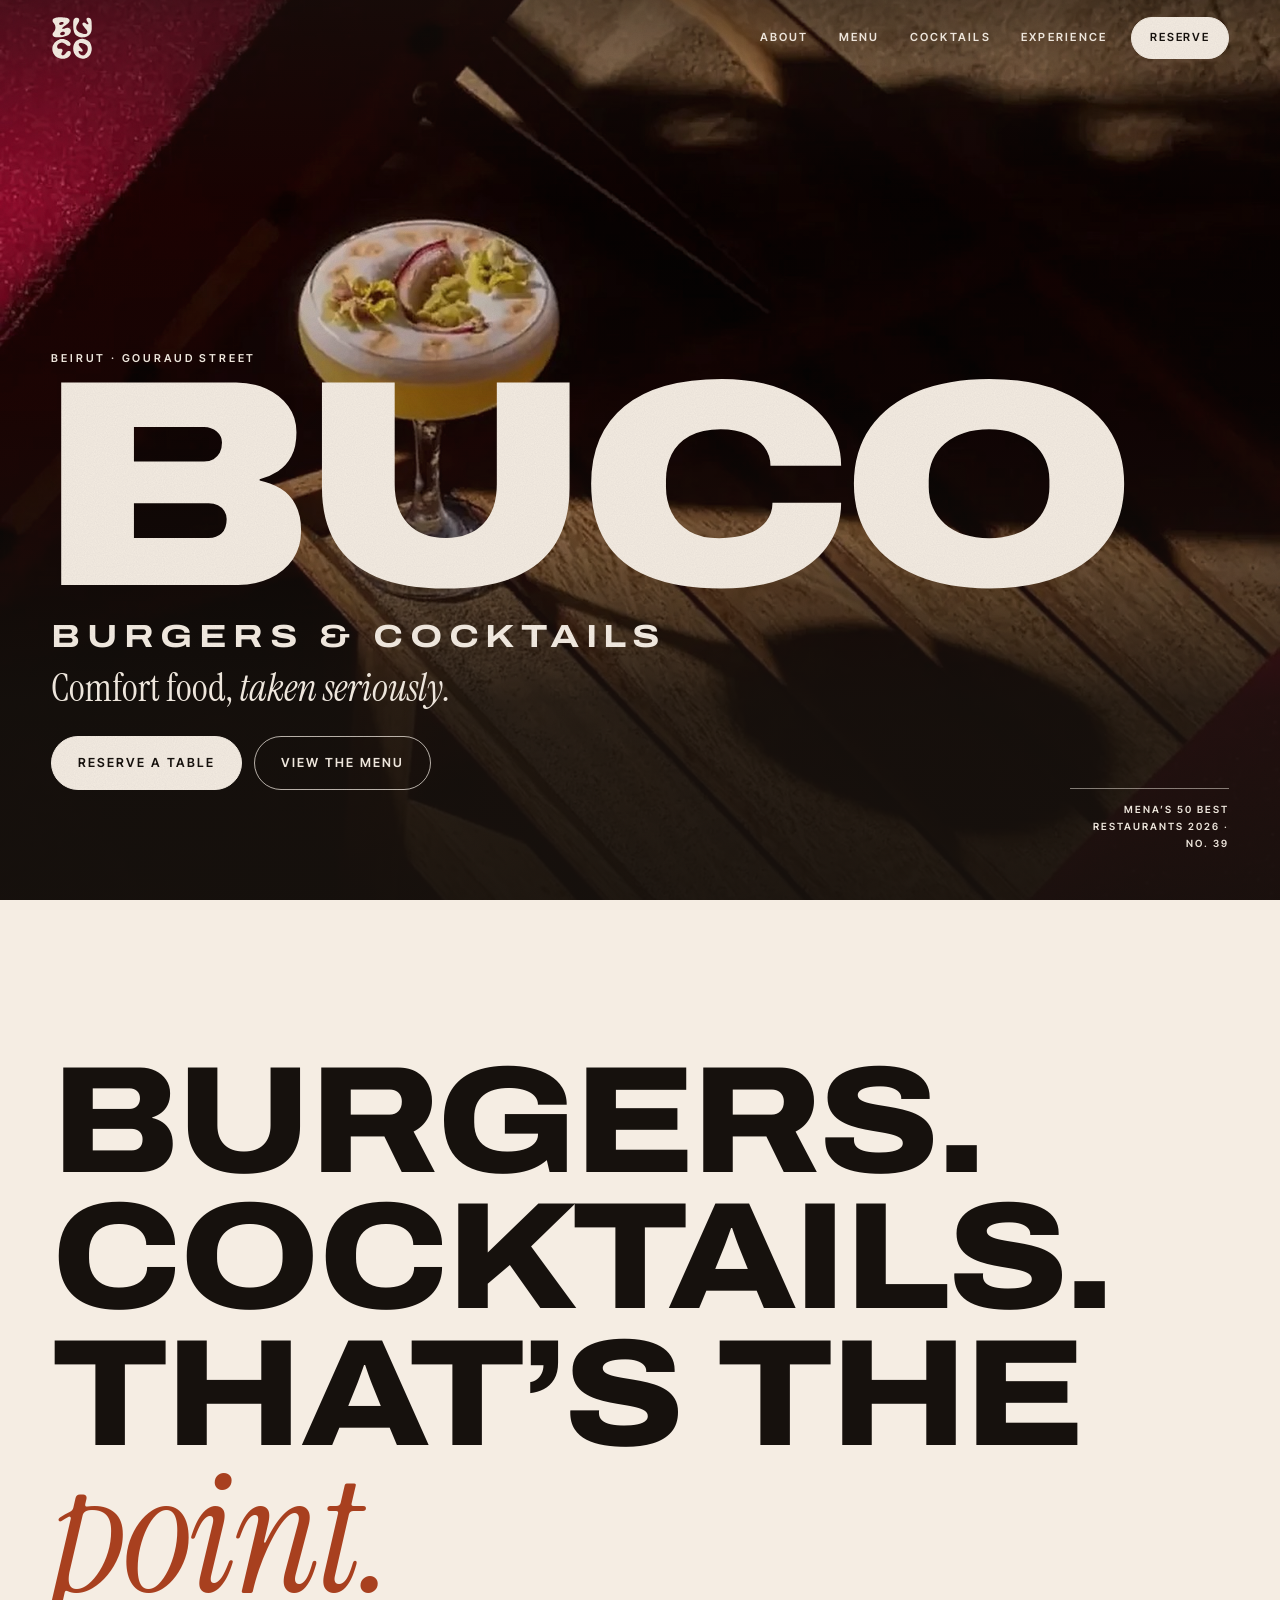
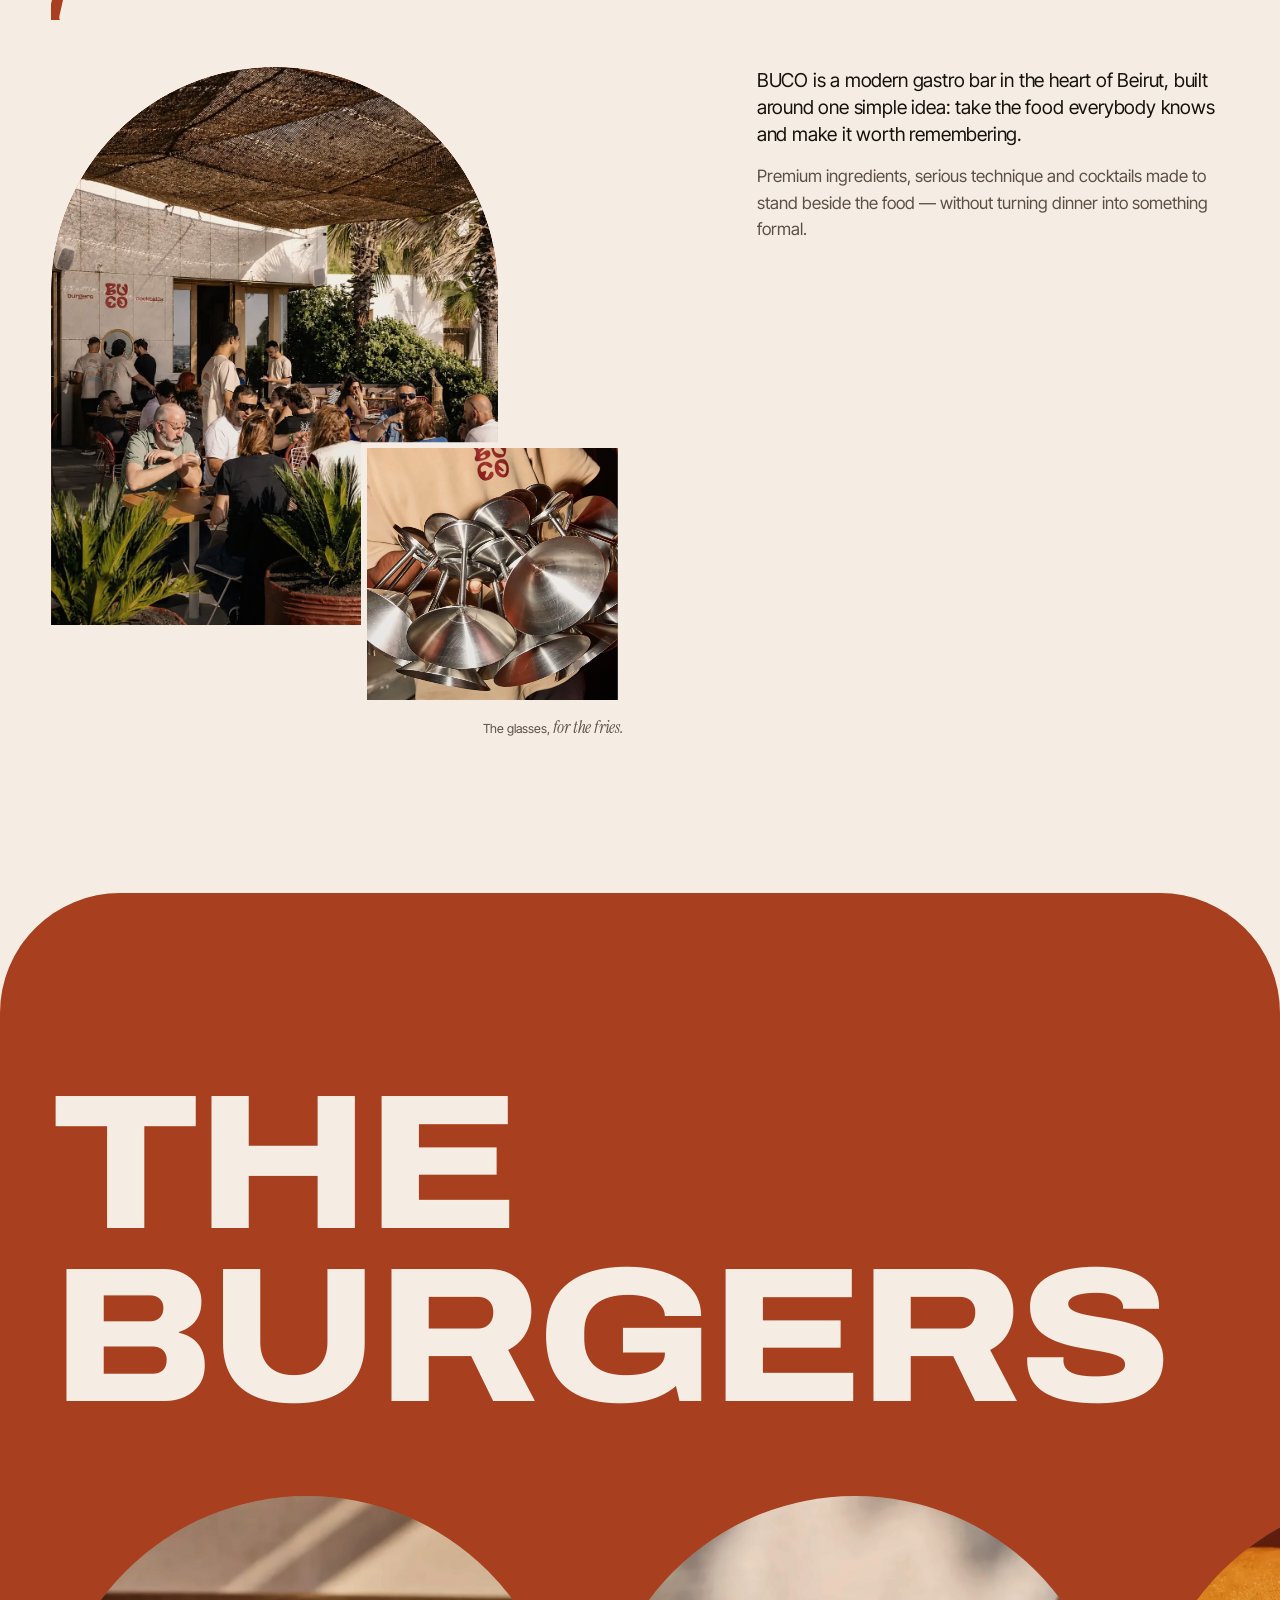
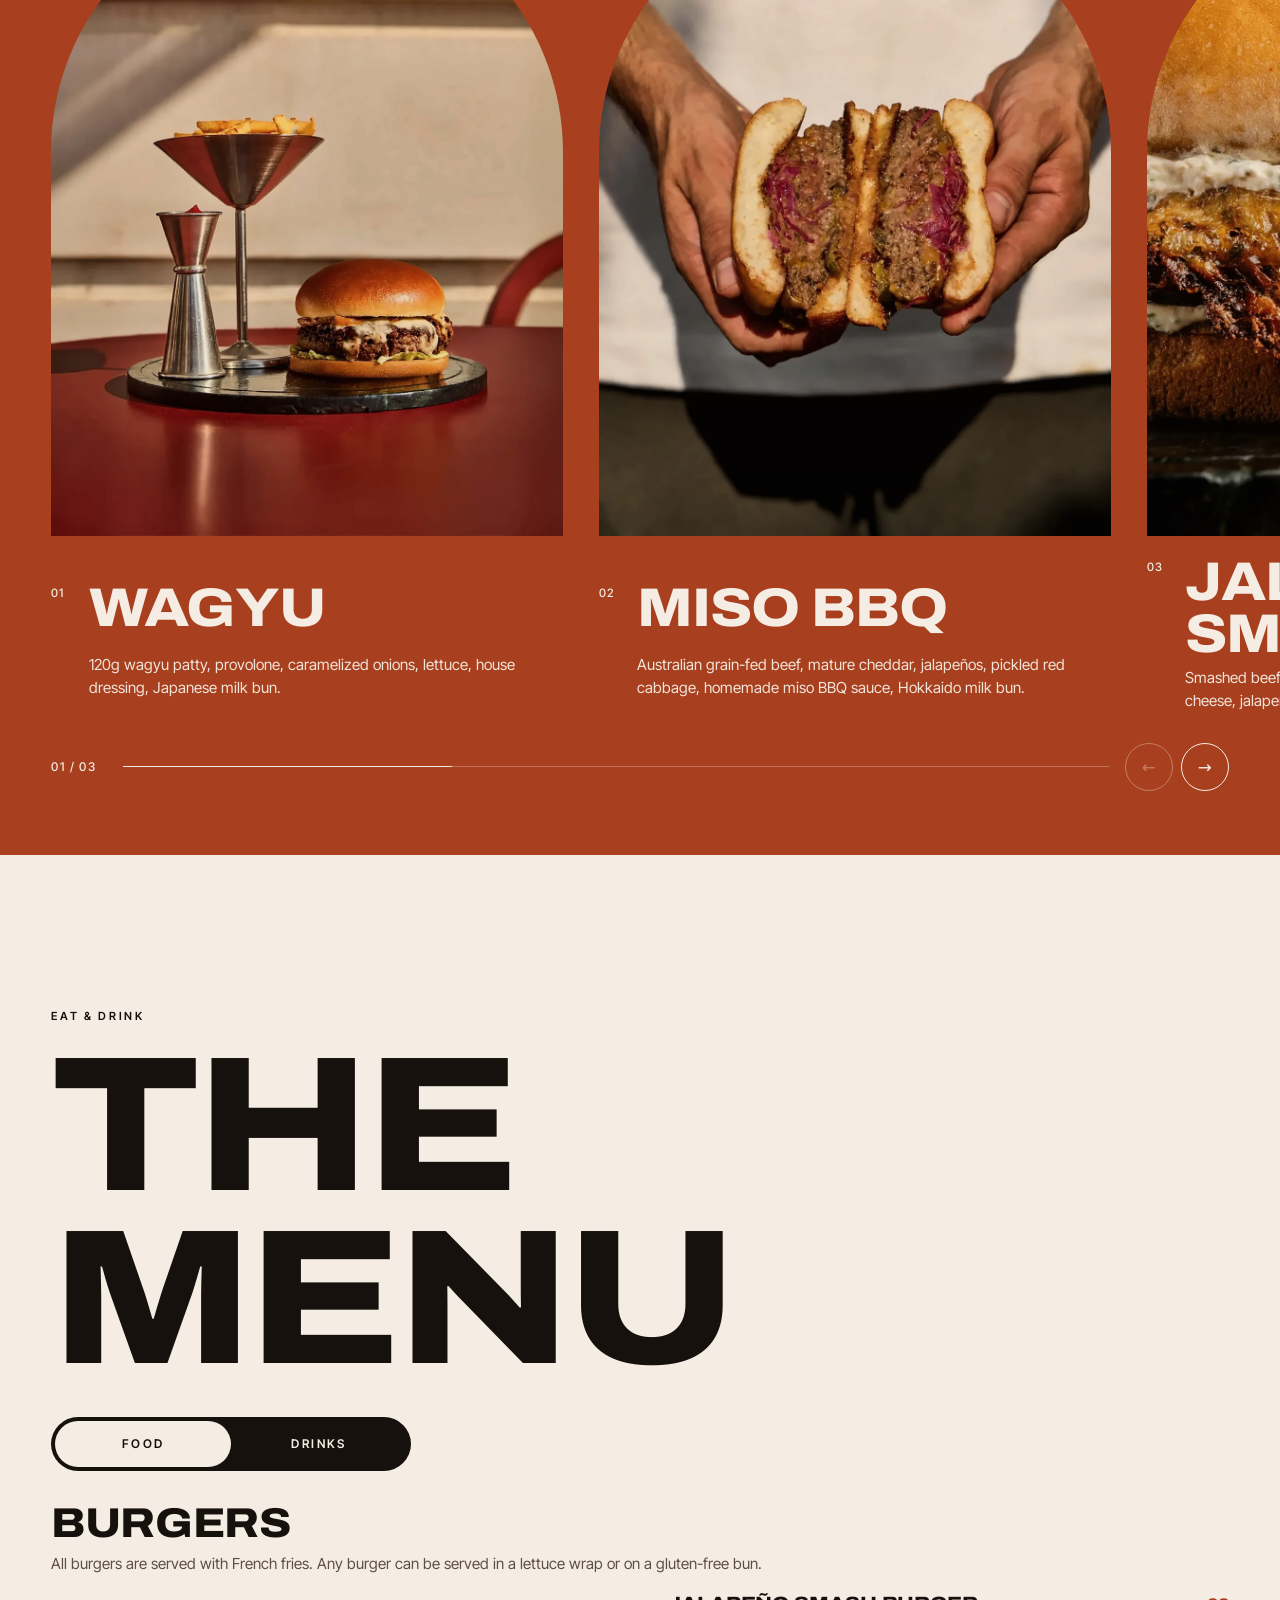
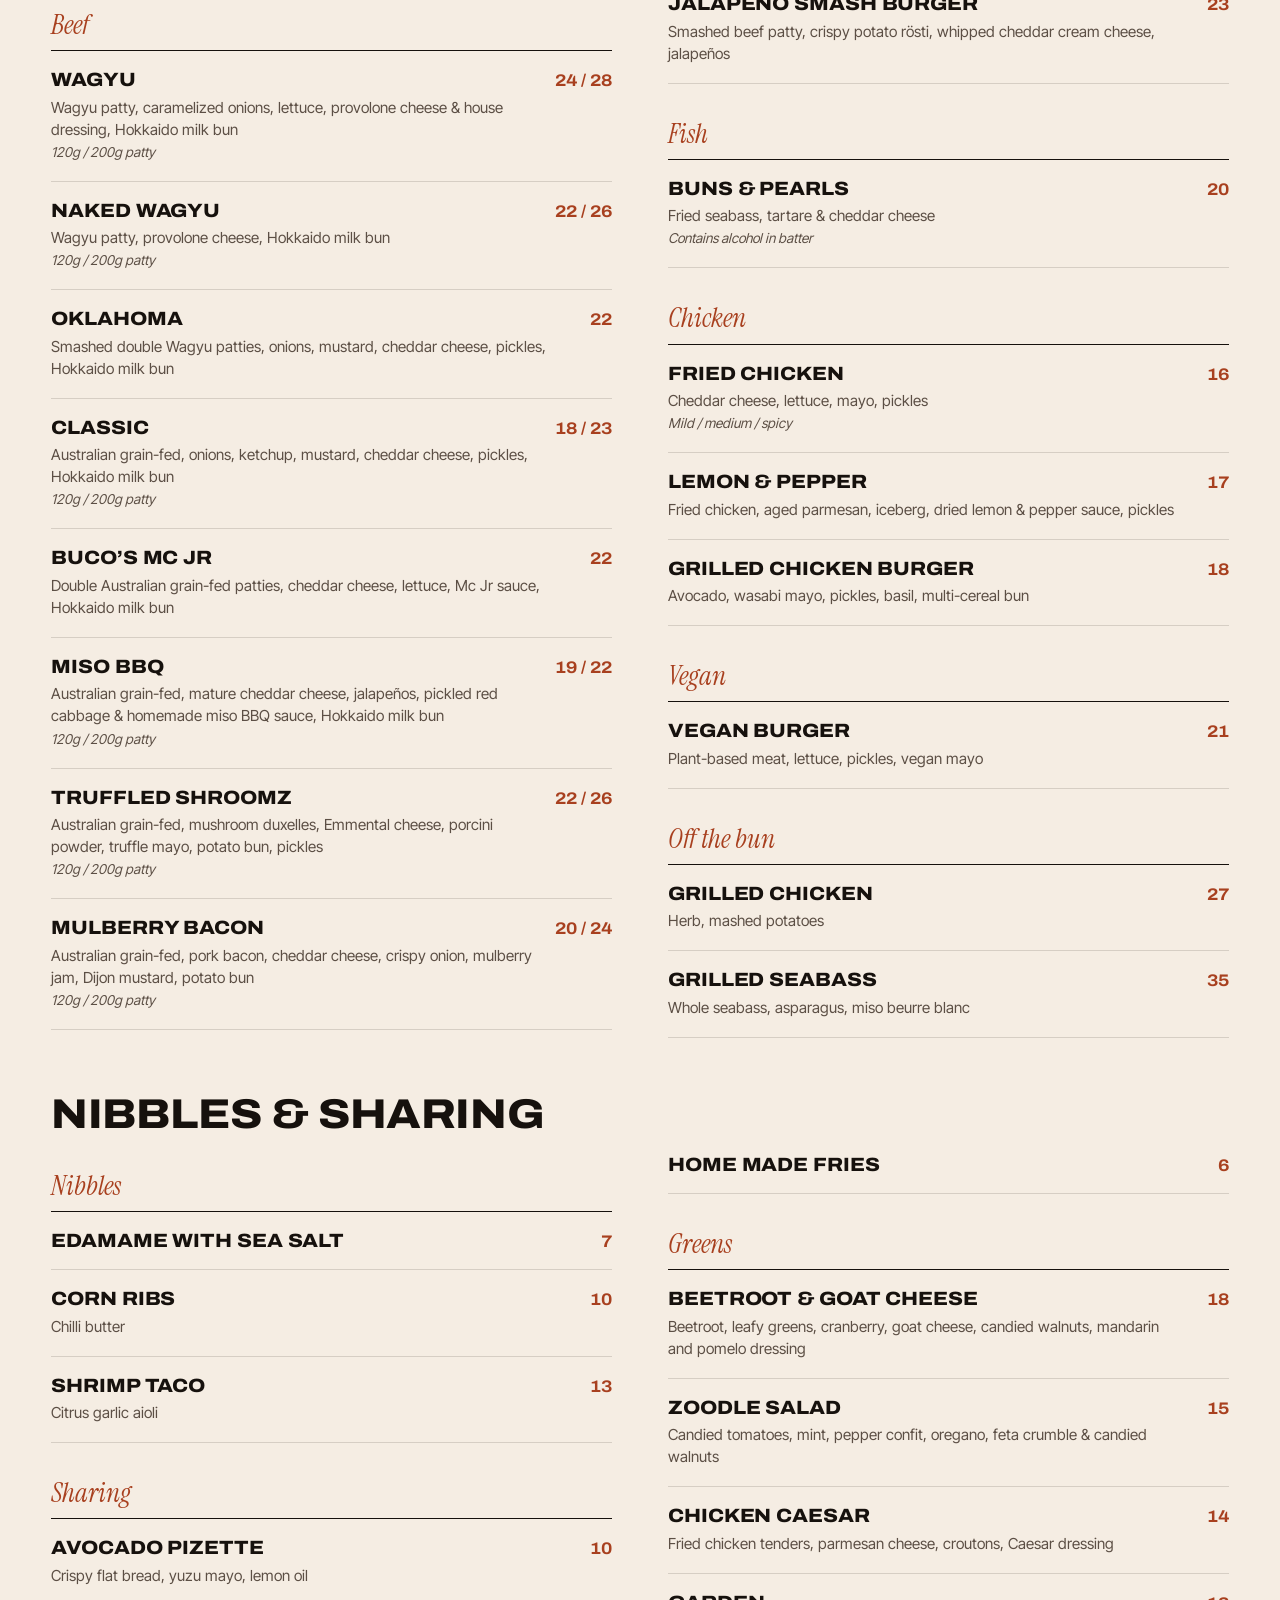
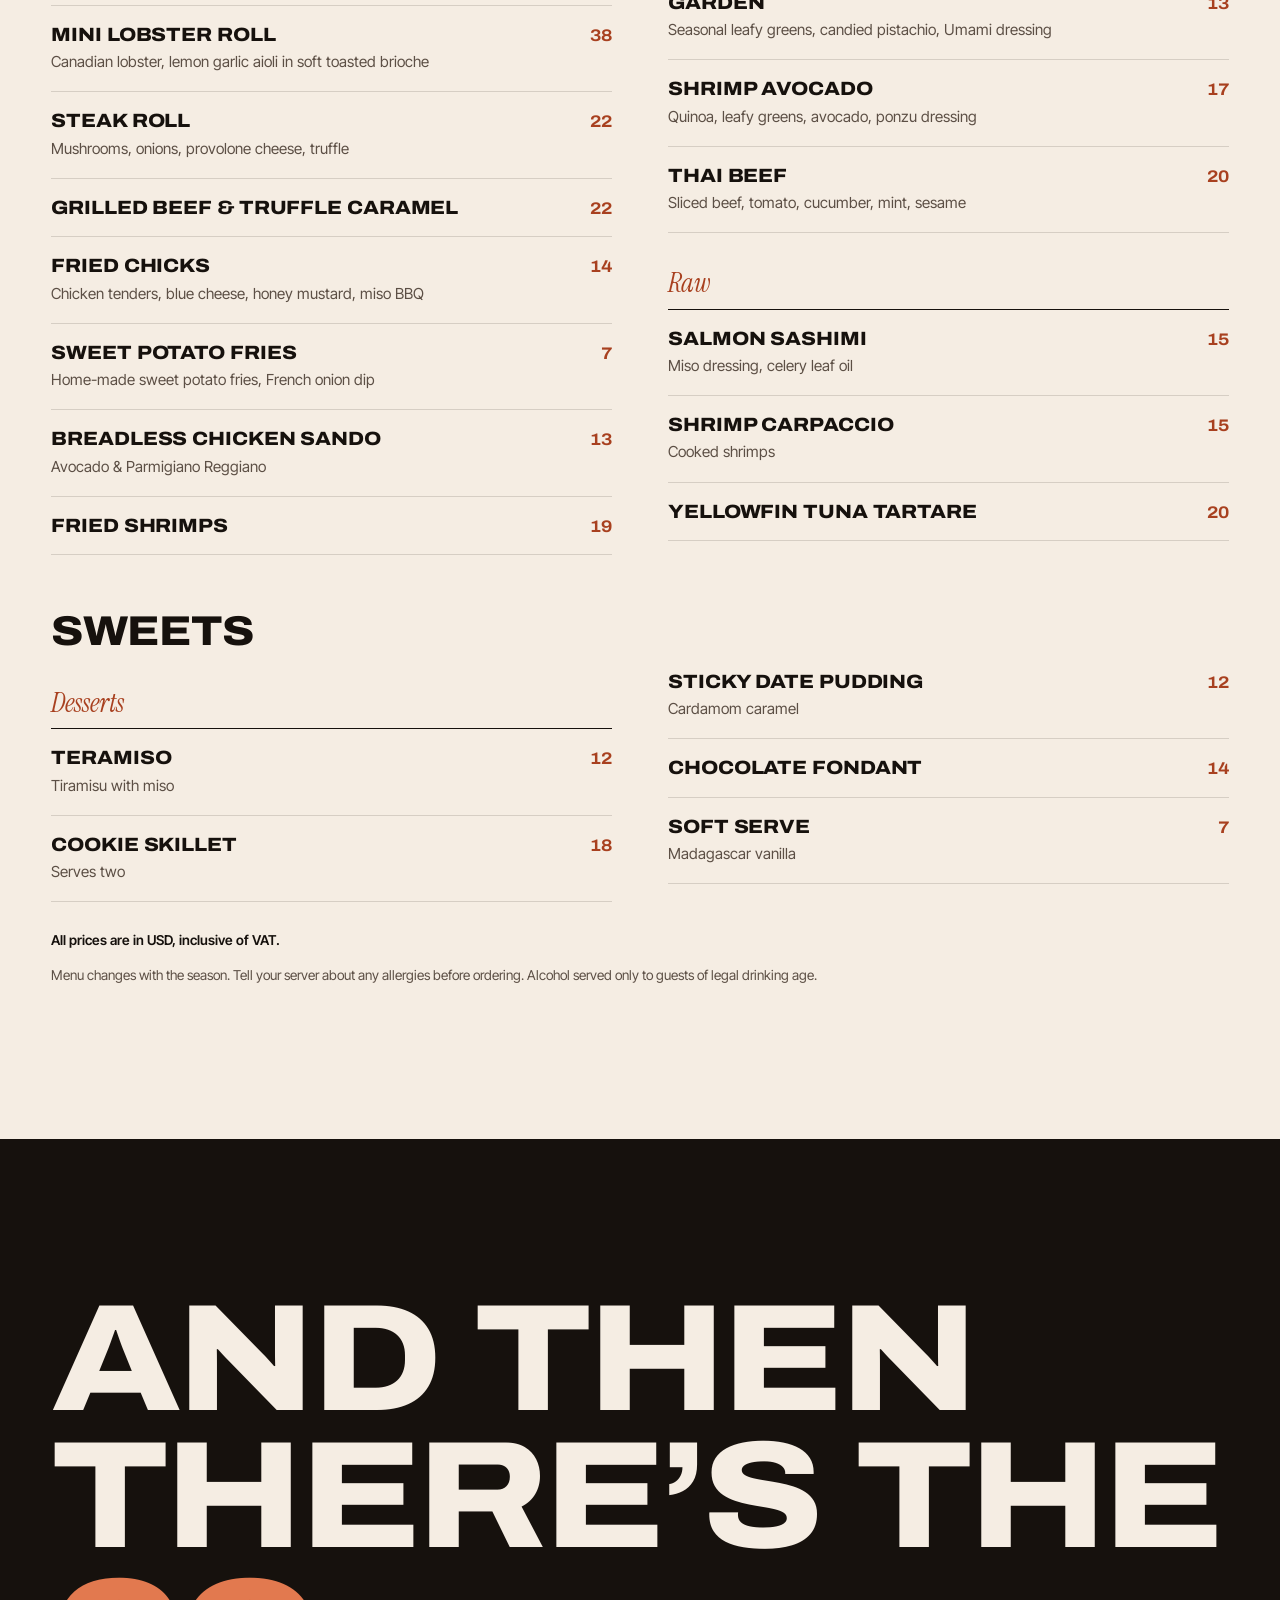
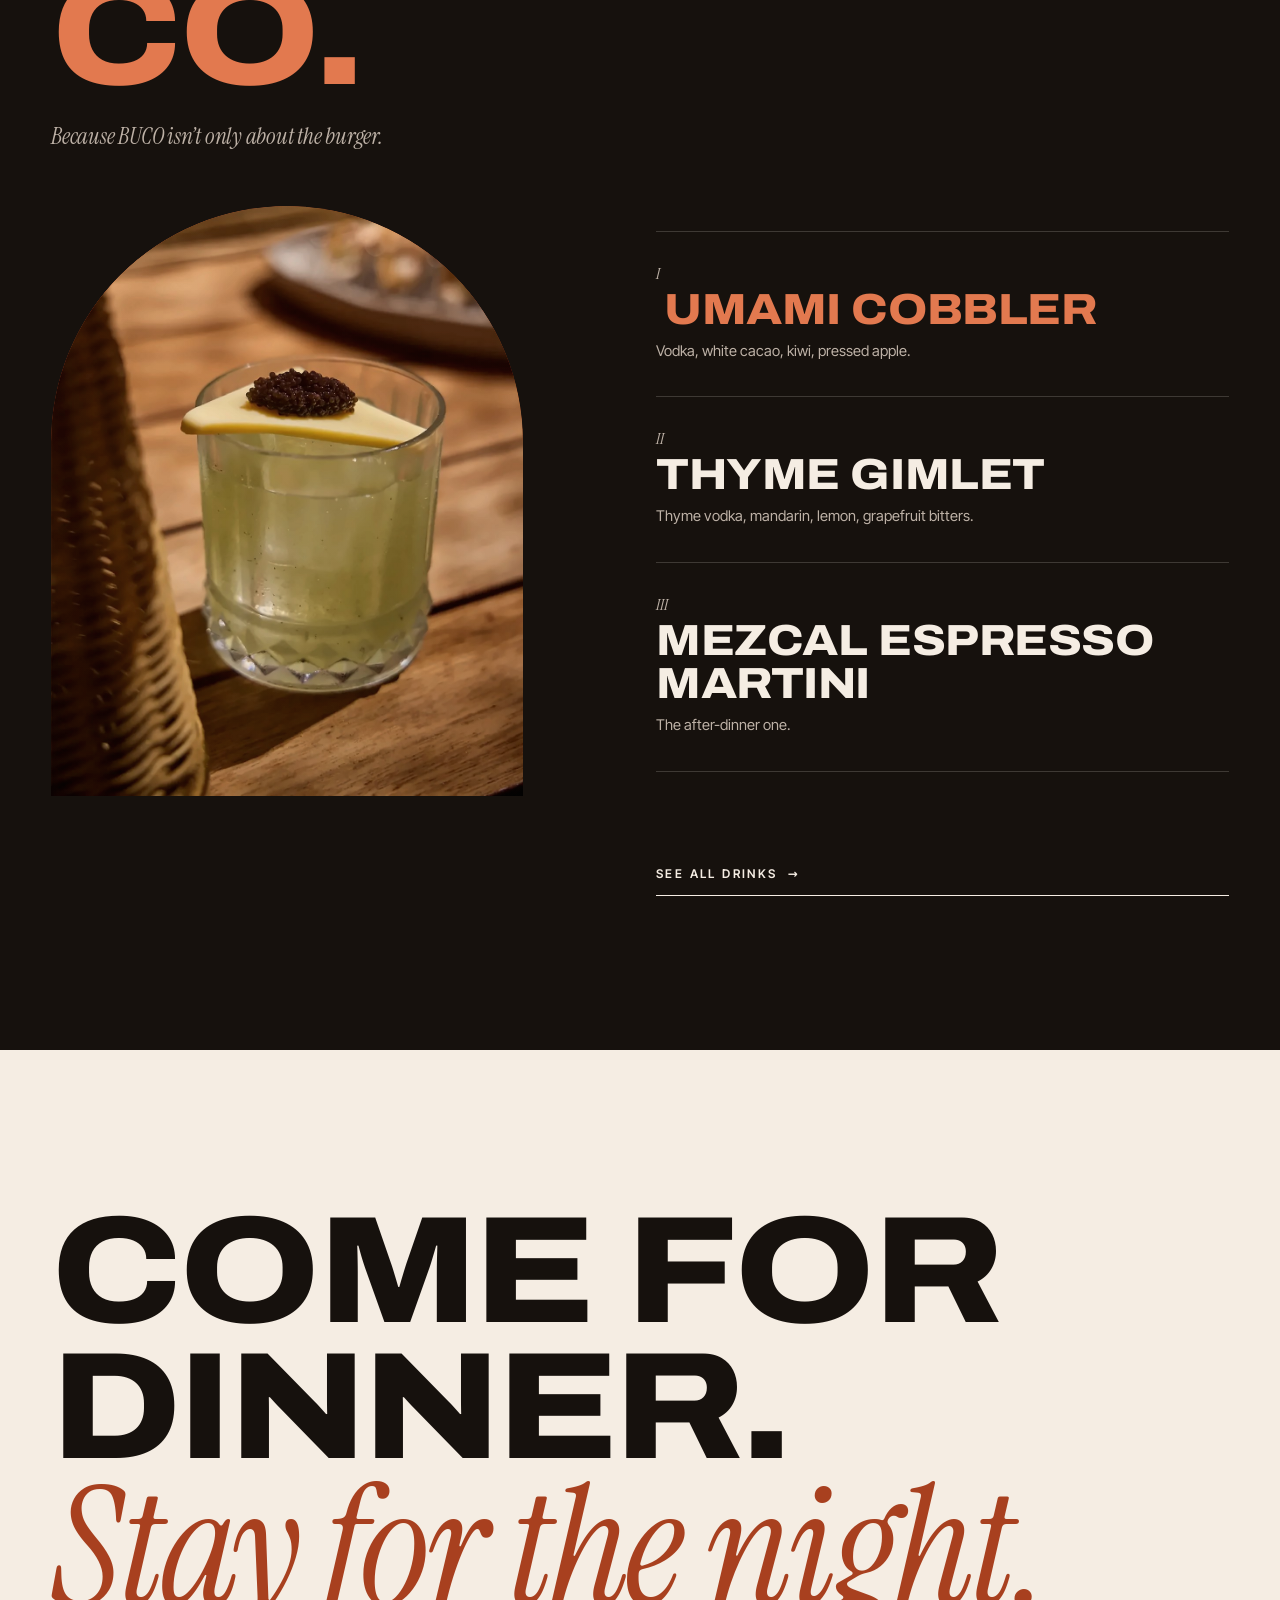
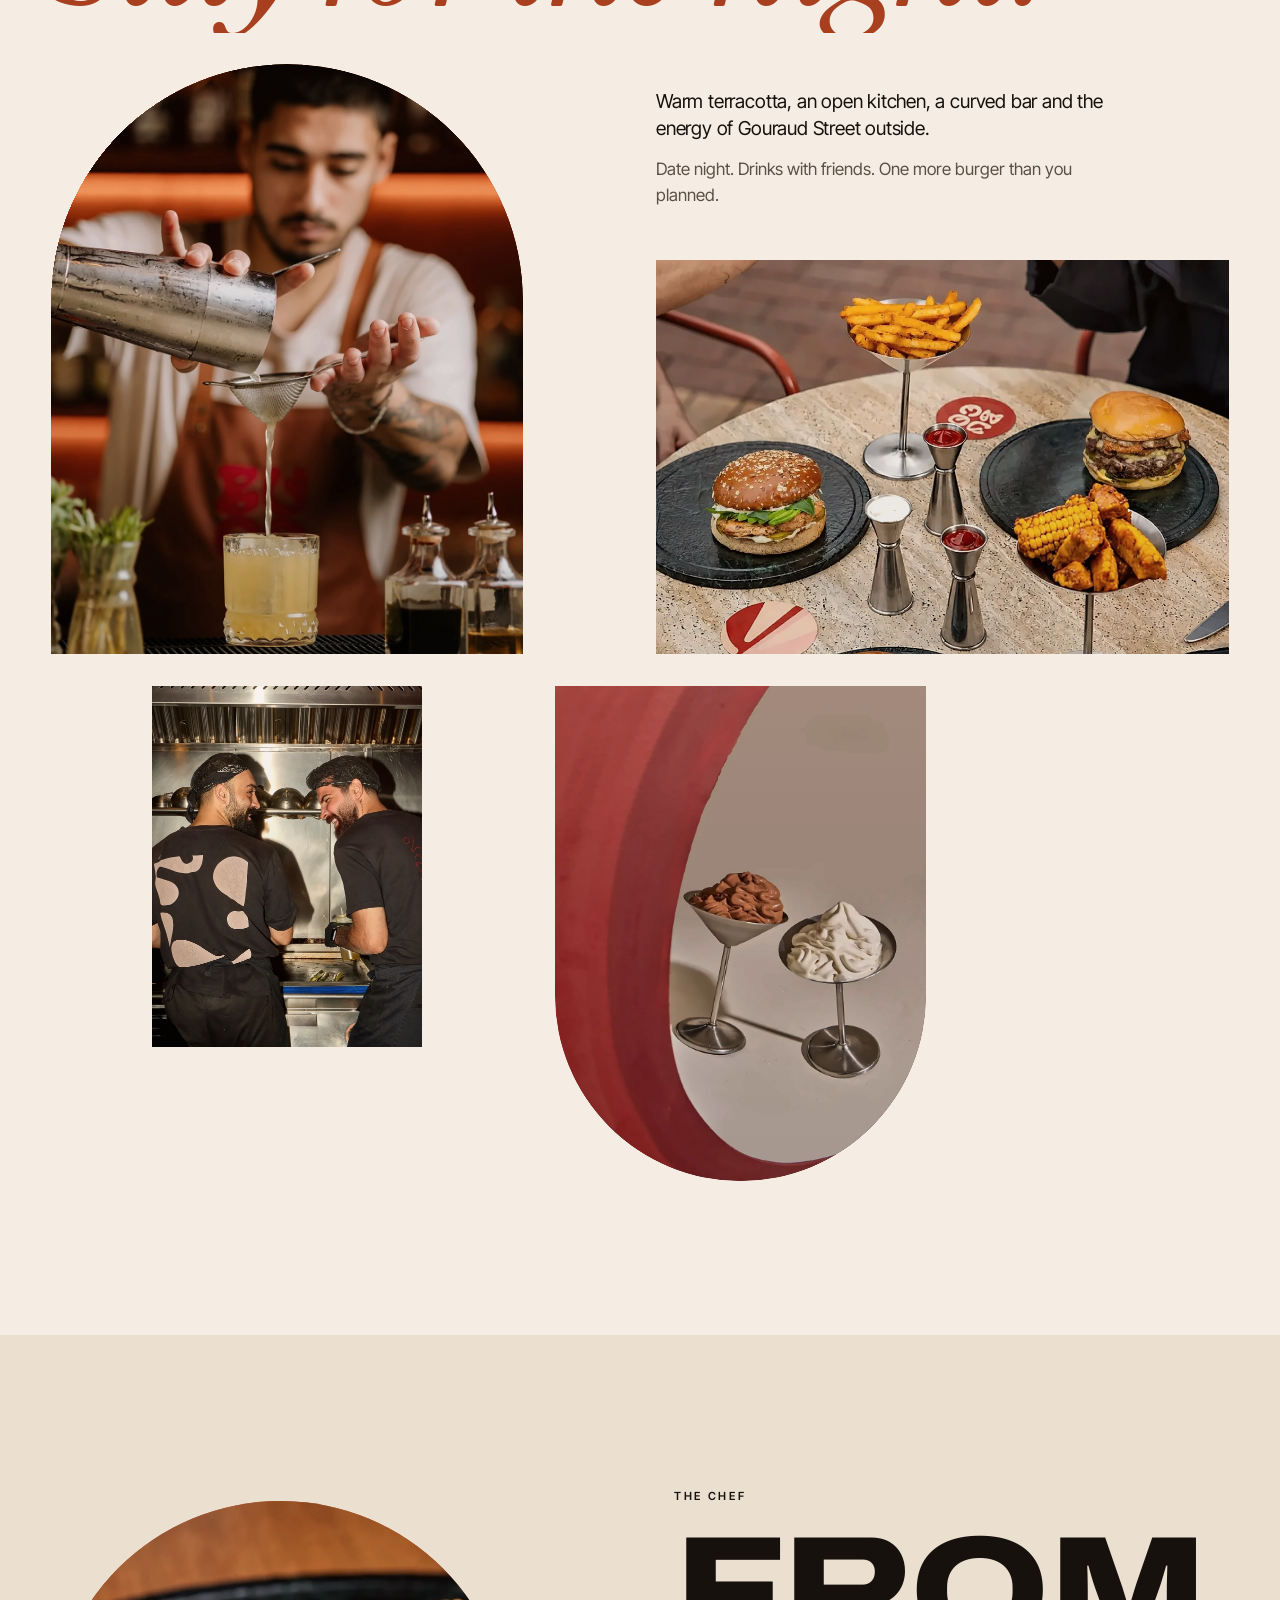
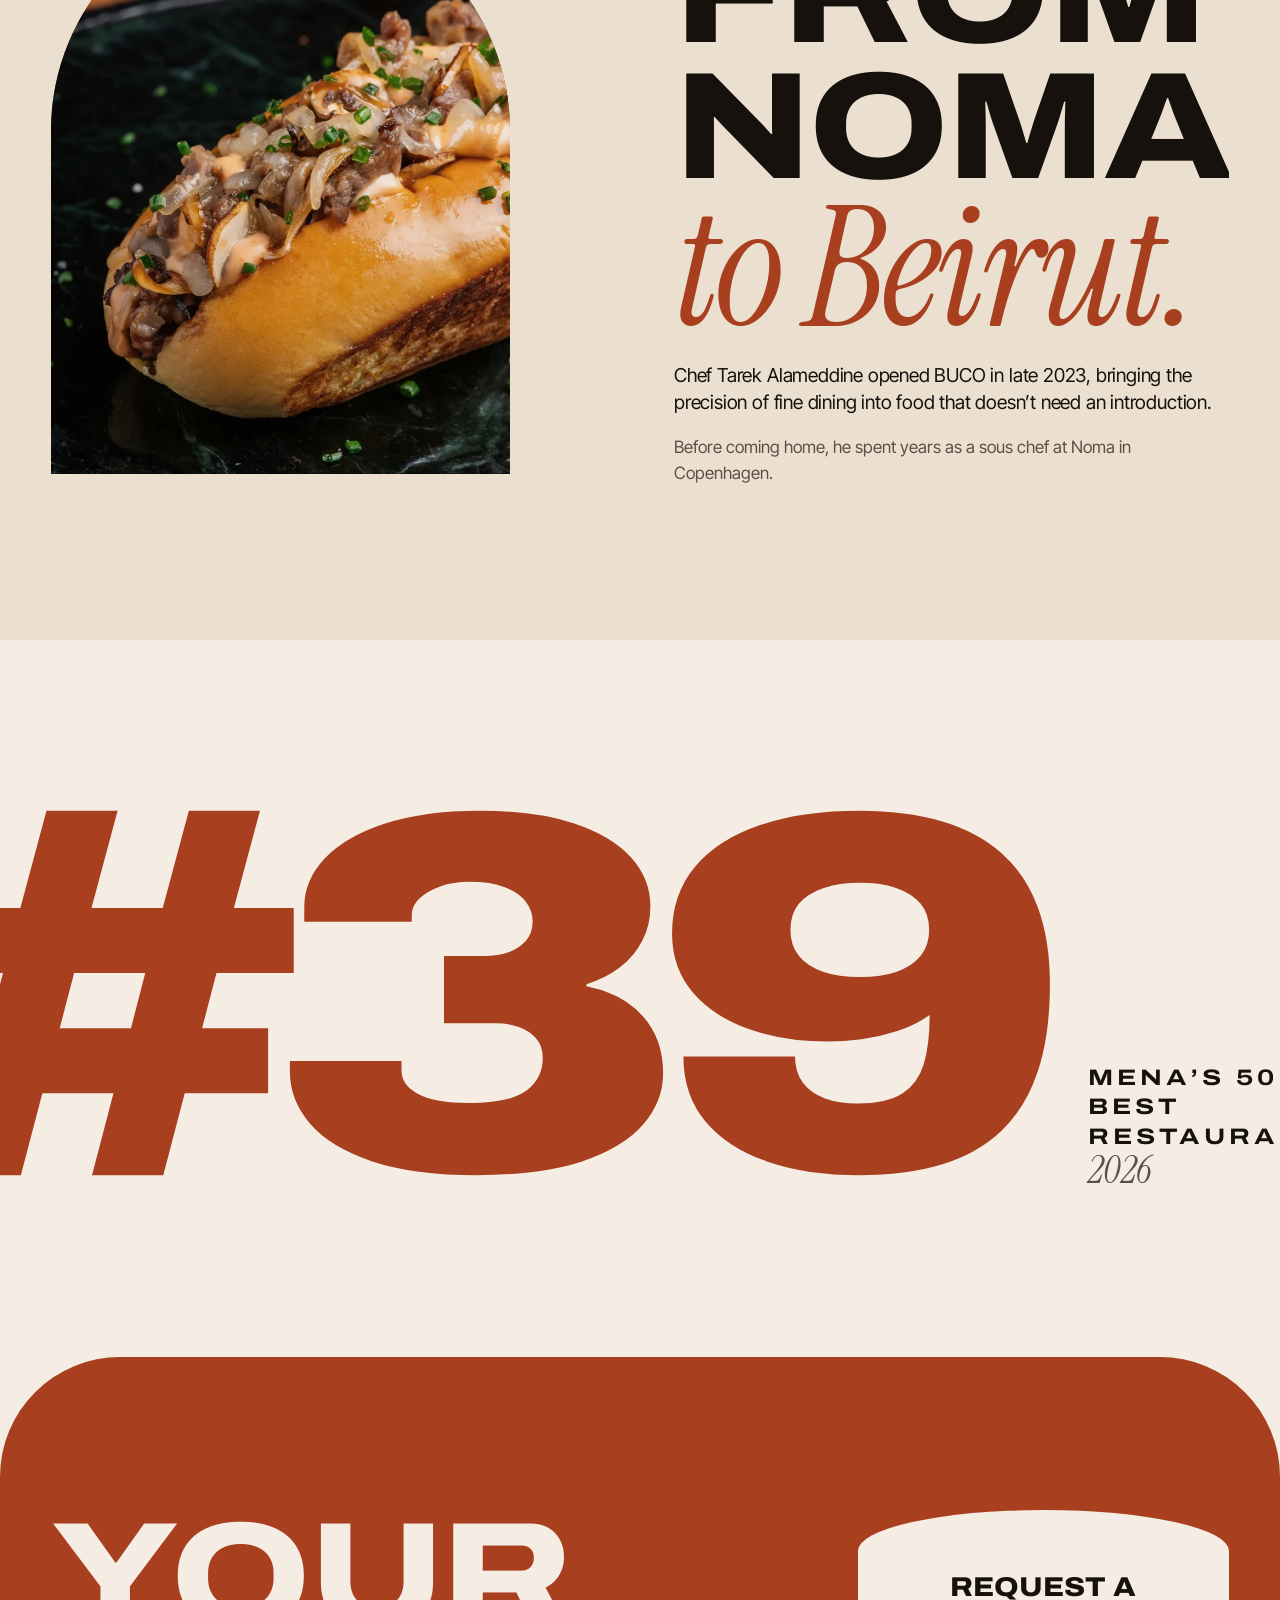
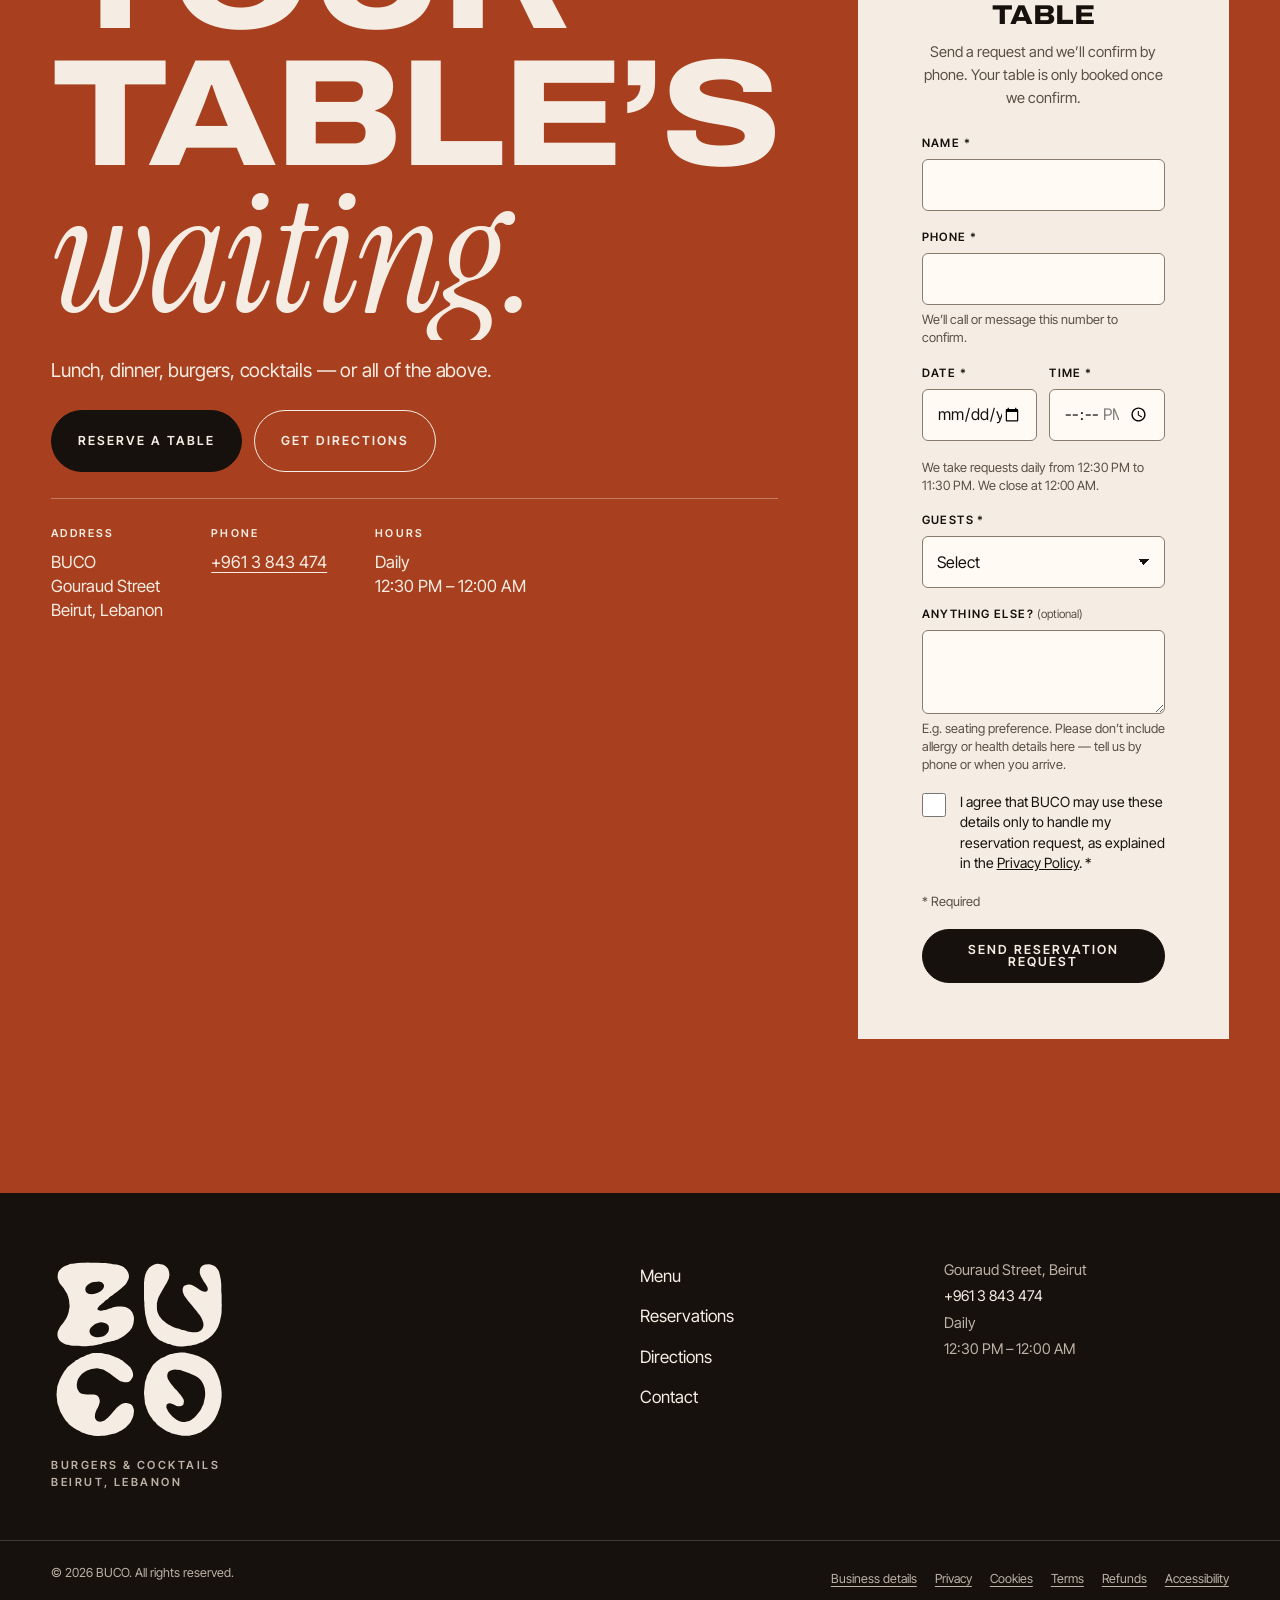
<file: index.html>
<!doctype html>
<html lang="en" class="no-js">
<head>
  <meta charset="utf-8">
  <meta name="viewport" content="width=device-width, initial-scale=1, viewport-fit=cover">
  <title>BUCO | Burgers &amp; Cocktails — Beirut</title>
  <meta name="description" content="BUCO is a modern gastro bar on Gouraud Street in Beirut serving elevated burgers, cocktails and comfort food in a distinctive nightlife setting.">
  <meta name="theme-color" content="#16110d">
  <meta property="og:type" content="restaurant">
  <meta property="og:title" content="BUCO | Burgers &amp; Cocktails — Beirut">
  <meta property="og:description" content="Comfort food, taken seriously. Burgers and cocktails on Gouraud Street, Beirut.">
  <link rel="icon" href="assets/img/favicon.svg" type="image/svg+xml">
  <link rel="preload" href="assets/fonts/archivo-latin-standard-normal.woff2" as="font" type="font/woff2" crossorigin>
  <link rel="stylesheet" href="assets/css/site.css">
  <script>
    document.documentElement.classList.replace('no-js','js');
    document.addEventListener('error', function (e) {
      var im = e.target;
      if (!im || im.tagName !== 'IMG') return;
      im.classList.add('is-broken');
    }, true);
  </script>
  <script type="application/ld+json">
  {
    "@context": "https://schema.org",
    "@type": "Restaurant",
    "name": "BUCO",
    "description": "Gastro bar serving burgers and cocktails on Gouraud Street, Beirut.",
    "servesCuisine": ["Burgers", "Cocktails"],
    "telephone": "+961 3 843 474",
    "address": {"@type": "PostalAddress", "streetAddress": "Gouraud Street", "addressLocality": "Beirut", "addressCountry": "LB"},
    "openingHoursSpecification": [{"@type": "OpeningHoursSpecification", "dayOfWeek": ["Monday","Tuesday","Wednesday","Thursday","Friday","Saturday","Sunday"], "opens": "12:30", "closes": "00:00"}]
  }
  </script>
</head>
<body>
  <a class="skip" href="#main">Skip to content</a>

  <header class="nav" data-nav>
    <div class="nav__inner">
      <a class="nav__logo" href="#top" aria-label="BUCO, back to top"><img class="logo logo--cream" src="assets/img/logo-cream.svg" alt="" width="42" height="44"><img class="logo logo--terra" src="assets/img/logo-terra.svg" alt="" width="42" height="44"></a>
      <nav class="nav__links" aria-label="Main">
        <a href="#about">About</a>
        <a href="#menu">Menu</a>
        <a href="#cocktails">Cocktails</a>
        <a href="#experience">Experience</a>
      </nav>
      <a class="btn btn--sm btn--light nav__cta" href="#visit" data-link="reserve">Reserve</a>
      <button class="nav__toggle" type="button" aria-expanded="false" aria-controls="mobile-menu" data-menu-toggle>
        <span class="nav__toggle-label">Menu</span>
        <span class="nav__toggle-lines" aria-hidden="true"><i></i><i></i></span>
      </button>
    </div>
  </header>

  <div class="mm" id="mobile-menu" data-menu hidden>
    <nav class="mm__links" aria-label="Mobile">
      <a href="#about"><small>01</small>About</a>
      <a href="#menu"><small>02</small>Menu</a>
      <a href="#cocktails"><small>03</small>Cocktails</a>
      <a href="#experience"><small>04</small>Experience</a>
    </nav>
    <div class="mm__foot">
      <a class="btn btn--light btn--block" href="#visit" data-link="reserve">Reserve a table</a>
      <a class="mm__phone" href="tel:+9613843474">Call +961 3 843 474</a>
    </div>
  </div>

  <main id="main">

    <!-- HERO -->
    <section class="hero" id="top" aria-labelledby="hero-title">
      <div class="hero__media media"><img src="assets/img/hero.jpg" alt="A passion fruit martini on a wooden table in warm, low evening light" fetchpriority="high" decoding="async"></div>
      <div class="hero__shade" aria-hidden="true"></div>
      <p class="hero__cred reveal-fade">MENA’s 50 Best Restaurants 2026 · No.&nbsp;39</p>
      <div class="hero__content">
        <p class="hero__place reveal-line"><span>Beirut · Gouraud Street</span></p>
        <h1 class="hero__title" id="hero-title">
          <span class="wordmark reveal-line"><span>BUCO</span></span>
          <span class="hero__sub reveal-line"><span>Burgers &amp; Cocktails</span></span>
        </h1>
        <p class="hero__tag reveal-line"><span>Comfort food, <em>taken seriously.</em></span></p>
        <div class="hero__actions reveal-fade">
          <a class="btn btn--light" href="#visit" data-link="reserve">Reserve a table</a>
          <a class="btn btn--ghost-light" href="#menu">View the menu</a>
        </div>
      </div>
    </section>

    <!-- INTRO -->
    <section class="intro" id="about" aria-labelledby="intro-title">
      <div class="wrap">
        <h2 class="intro__title display" id="intro-title">
          <span class="reveal-line"><span>Burgers.</span></span>
          <span class="reveal-line"><span>Cocktails.</span></span>
          <span class="reveal-line"><span>That’s the <em class="serif">point.</em></span></span>
        </h2>
        <div class="intro__copy reveal">
          <p class="lede">BUCO is a modern gastro bar in the heart of Beirut, built around one simple idea: take the food everybody knows and make it worth remembering.</p>
          <p>Premium ingredients, serious technique and cocktails made to stand beside the food — without turning dinner into something formal.</p>
        </div>
        <div class="intro__pics">
          <figure class="intro__img arch reveal-img"><div class="media"><img src="assets/img/room.jpg" alt="Guests eating and drinking on BUCO's terrace under a woven shade canopy" loading="lazy" decoding="async"></div></figure>
          <figure class="intro__img-sm reveal-img"><div class="media"><img src="assets/img/fries.jpg" alt="A stack of silver martini glasses held by a member of the BUCO team" loading="lazy" decoding="async"></div>
            <figcaption>The glasses, <em class="serif">for the fries.</em></figcaption>
          </figure>
        </div>
      </div>
    </section>

    <!-- SIGNATURE BURGERS -->
    <section class="food" aria-labelledby="food-title">
      <div class="wrap food__head">
        <p class="eyebrow reveal">Signatures</p>
        <h2 class="display food__title" id="food-title"><span class="reveal-line"><span>The Burgers</span></span></h2>
      </div>

      <ol class="track" data-track tabindex="0" aria-label="Signature burgers. Swipe or use arrow keys to scroll.">
        <li class="dish">
          <figure class="dish__img"><div class="media"><img src="assets/img/wagyu.jpg" alt="The Wagyu burger on a dark marble board, with fries in a martini glass" loading="lazy" decoding="async"></div></figure>
          <div class="dish__text">
            <span class="dish__no">01</span>
            <h3 class="dish__name">Wagyu</h3>
            <p>120g wagyu patty, provolone, caramelized onions, lettuce, house dressing, Japanese milk bun.</p>
          </div>
        </li>
        <li class="dish">
          <figure class="dish__img"><div class="media"><img src="assets/img/miso.jpg" alt="Two hands holding the Miso BBQ burger, cut open to show the patty and pickled red cabbage" loading="lazy" decoding="async"></div></figure>
          <div class="dish__text">
            <span class="dish__no">02</span>
            <h3 class="dish__name">Miso BBQ</h3>
            <p>Australian grain-fed beef, mature cheddar, jalapeños, pickled red cabbage, homemade miso BBQ sauce, Hokkaido milk bun.</p>
          </div>
        </li>
        <li class="dish">
          <figure class="dish__img"><div class="media"><img src="assets/img/jalapeno.jpg" alt="Close-up of the Jalapeño Smash burger, with crispy potato rösti and whipped cheddar cream cheese" loading="lazy" decoding="async"></div></figure>
          <div class="dish__text">
            <span class="dish__no">03</span>
            <h3 class="dish__name">Jalapeño Smash</h3>
            <p>Smashed beef patty, crispy potato rösti, whipped cheddar cream cheese, jalapeños.</p>
          </div>
        </li>
      </ol>
      <div class="wrap track__ui">
        <p class="track__count" aria-hidden="true"><span data-track-now>01</span> / 03</p>
        <div class="track__bar" aria-hidden="true"><i data-track-bar></i></div>
        <div class="track__btns">
          <button type="button" class="round" data-track-prev aria-label="Previous burger"><span aria-hidden="true">←</span></button>
          <button type="button" class="round" data-track-next aria-label="Next burger"><span aria-hidden="true">→</span></button>
        </div>
      </div>
    </section>

    <!-- FULL MENU -->
    <section class="menu" id="menu" aria-labelledby="menu-title">
      <div class="wrap">
        <p class="eyebrow reveal">Eat &amp; drink</p>
        <h2 class="display menu__title" id="menu-title"><span class="reveal-line"><span>The Menu</span></span></h2>

        <div class="tabs" role="tablist" aria-label="Menu">
          <button type="button" role="tab" id="tab-food" aria-controls="panel-food" aria-selected="true">Food</button>
          <button type="button" role="tab" id="tab-drinks" aria-controls="panel-drinks" aria-selected="false" tabindex="-1">Drinks</button>
        </div>

        <div class="panel" id="panel-food" role="tabpanel" aria-labelledby="tab-food" tabindex="0">
          <div class="group">
            <h3 class="group__title">Burgers</h3>
            <p class="group__note">All burgers are served with French fries. Any burger can be served in a lettuce wrap or on a gluten-free bun.</p>
          </div>
          <div class="cat">
            <h3 class="cat__title">Beef</h3>
            <ul class="items">
              <li><h4>Wagyu</h4><p>Wagyu patty, caramelized onions, lettuce, provolone cheese &amp; house dressing, Hokkaido milk bun<br><span class="variant">120g / 200g patty</span></p><span class="price">24 / 28</span></li>
              <li><h4>Naked Wagyu</h4><p>Wagyu patty, provolone cheese, Hokkaido milk bun<br><span class="variant">120g / 200g patty</span></p><span class="price">22 / 26</span></li>
              <li><h4>Oklahoma</h4><p>Smashed double Wagyu patties, onions, mustard, cheddar cheese, pickles, Hokkaido milk bun</p><span class="price">22</span></li>
              <li><h4>Classic</h4><p>Australian grain-fed, onions, ketchup, mustard, cheddar cheese, pickles, Hokkaido milk bun<br><span class="variant">120g / 200g patty</span></p><span class="price">18 / 23</span></li>
              <li><h4>BUCO’s Mc Jr</h4><p>Double Australian grain-fed patties, cheddar cheese, lettuce, Mc Jr sauce, Hokkaido milk bun</p><span class="price">22</span></li>
              <li><h4>Miso BBQ</h4><p>Australian grain-fed, mature cheddar cheese, jalapeños, pickled red cabbage &amp; homemade miso BBQ sauce, Hokkaido milk bun<br><span class="variant">120g / 200g patty</span></p><span class="price">19 / 22</span></li>
              <li><h4>Truffled Shroomz</h4><p>Australian grain-fed, mushroom duxelles, Emmental cheese, porcini powder, truffle mayo, potato bun, pickles<br><span class="variant">120g / 200g patty</span></p><span class="price">22 / 26</span></li>
              <li><h4>Mulberry Bacon</h4><p>Australian grain-fed, pork bacon, cheddar cheese, crispy onion, mulberry jam, Dijon mustard, potato bun<br><span class="variant">120g / 200g patty</span></p><span class="price">20 / 24</span></li>
              <li><h4>Jalapeño Smash Burger</h4><p>Smashed beef patty, crispy potato rösti, whipped cheddar cream cheese, jalapeños</p><span class="price">23</span></li>
            </ul>
          </div>
          <div class="cat">
            <h3 class="cat__title">Fish</h3>
            <ul class="items">
              <li><h4>Buns &amp; Pearls</h4><p>Fried seabass, tartare &amp; cheddar cheese<br><span class="variant">Contains alcohol in batter</span></p><span class="price">20</span></li>
            </ul>
          </div>
          <div class="cat">
            <h3 class="cat__title">Chicken</h3>
            <ul class="items">
              <li><h4>Fried Chicken</h4><p>Cheddar cheese, lettuce, mayo, pickles<br><span class="variant">Mild / medium / spicy</span></p><span class="price">16</span></li>
              <li><h4>Lemon &amp; Pepper</h4><p>Fried chicken, aged parmesan, iceberg, dried lemon &amp; pepper sauce, pickles</p><span class="price">17</span></li>
              <li><h4>Grilled Chicken Burger</h4><p>Avocado, wasabi mayo, pickles, basil, multi-cereal bun</p><span class="price">18</span></li>
            </ul>
          </div>
          <div class="cat">
            <h3 class="cat__title">Vegan</h3>
            <ul class="items">
              <li><h4>Vegan Burger</h4><p>Plant-based meat, lettuce, pickles, vegan mayo</p><span class="price">21</span></li>
            </ul>
          </div>
          <div class="cat">
            <h3 class="cat__title">Off the bun</h3>
            <ul class="items">
              <li><h4>Grilled Chicken</h4><p>Herb, mashed potatoes</p><span class="price">27</span></li>
              <li><h4>Grilled Seabass</h4><p>Whole seabass, asparagus, miso beurre blanc</p><span class="price">35</span></li>
            </ul>
          </div>
          <div class="group">
            <h3 class="group__title">Nibbles &amp; Sharing</h3>
          </div>
          <div class="cat">
            <h3 class="cat__title">Nibbles</h3>
            <ul class="items">
              <li><h4>Edamame with sea salt</h4><span class="price">7</span></li>
              <li><h4>Corn Ribs</h4><p>Chilli butter</p><span class="price">10</span></li>
              <li><h4>Shrimp Taco</h4><p>Citrus garlic aioli</p><span class="price">13</span></li>
            </ul>
          </div>
          <div class="cat">
            <h3 class="cat__title">Sharing</h3>
            <ul class="items">
              <li><h4>Avocado Pizette</h4><p>Crispy flat bread, yuzu mayo, lemon oil</p><span class="price">10</span></li>
              <li><h4>Mini Lobster Roll</h4><p>Canadian lobster, lemon garlic aioli in soft toasted brioche</p><span class="price">38</span></li>
              <li><h4>Steak Roll</h4><p>Mushrooms, onions, provolone cheese, truffle</p><span class="price">22</span></li>
              <li><h4>Grilled Beef &amp; Truffle Caramel</h4><span class="price">22</span></li>
              <li><h4>Fried Chicks</h4><p>Chicken tenders, blue cheese, honey mustard, miso BBQ</p><span class="price">14</span></li>
              <li><h4>Sweet Potato Fries</h4><p>Home-made sweet potato fries, French onion dip</p><span class="price">7</span></li>
              <li><h4>Breadless Chicken Sando</h4><p>Avocado &amp; Parmigiano Reggiano</p><span class="price">13</span></li>
              <li><h4>Fried Shrimps</h4><span class="price">19</span></li>
              <li><h4>Home Made Fries</h4><span class="price">6</span></li>
            </ul>
          </div>
          <div class="cat">
            <h3 class="cat__title">Greens</h3>
            <ul class="items">
              <li><h4>Beetroot &amp; Goat Cheese</h4><p>Beetroot, leafy greens, cranberry, goat cheese, candied walnuts, mandarin and pomelo dressing</p><span class="price">18</span></li>
              <li><h4>Zoodle Salad</h4><p>Candied tomatoes, mint, pepper confit, oregano, feta crumble &amp; candied walnuts</p><span class="price">15</span></li>
              <li><h4>Chicken Caesar</h4><p>Fried chicken tenders, parmesan cheese, croutons, Caesar dressing</p><span class="price">14</span></li>
              <li><h4>Garden</h4><p>Seasonal leafy greens, candied pistachio, Umami dressing</p><span class="price">13</span></li>
              <li><h4>Shrimp Avocado</h4><p>Quinoa, leafy greens, avocado, ponzu dressing</p><span class="price">17</span></li>
              <li><h4>Thai Beef</h4><p>Sliced beef, tomato, cucumber, mint, sesame</p><span class="price">20</span></li>
            </ul>
          </div>
          <div class="cat">
            <h3 class="cat__title">Raw</h3>
            <ul class="items">
              <li><h4>Salmon Sashimi</h4><p>Miso dressing, celery leaf oil</p><span class="price">15</span></li>
              <li><h4>Shrimp Carpaccio</h4><p>Cooked shrimps</p><span class="price">15</span></li>
              <li><h4>Yellowfin Tuna Tartare</h4><span class="price">20</span></li>
            </ul>
          </div>
          <div class="group">
            <h3 class="group__title">Sweets</h3>
          </div>
          <div class="cat">
            <h3 class="cat__title">Desserts</h3>
            <ul class="items">
              <li><h4>Teramiso</h4><p>Tiramisu with miso</p><span class="price">12</span></li>
              <li><h4>Cookie Skillet</h4><p>Serves two</p><span class="price">18</span></li>
              <li><h4>Sticky Date Pudding</h4><p>Cardamom caramel</p><span class="price">12</span></li>
              <li><h4>Chocolate Fondant</h4><span class="price">14</span></li>
              <li><h4>Soft Serve</h4><p>Madagascar vanilla</p><span class="price">7</span></li>
            </ul>
          </div>
        </div>

        <div class="panel" id="panel-drinks" role="tabpanel" aria-labelledby="tab-drinks" tabindex="0">
          <div class="group">
            <h3 class="group__title">Cocktails</h3>
            <p class="group__note">A full program built to stand up to fat and smoke.</p>
          </div>
          <div class="cat">
            <h3 class="cat__title">Pre dinner</h3>
            <ul class="items">
              <li><h4>Mini Martini</h4><p>A frosted dry Martini served as it should be</p><span class="price">7</span></li>
              <li><h4>Rosita</h4><p>Tequila, Amaro, Vermouth, lime zest</p><span class="price">11</span></li>
              <li><h4>Negroni</h4><p>With a salted dark chocolate truffle</p><span class="price">14</span></li>
              <li><h4>Dry Daiquiri</h4><p>Rum, Campari, passionfruit, lime</p><span class="price">10</span></li>
            </ul>
          </div>
          <div class="cat">
            <h3 class="cat__title">Short &amp; sours</h3>
            <ul class="items">
              <li><h4>Gigi Margarita</h4><p>Spicy guava margarita with a flair</p><span class="price">15</span></li>
              <li><h4>Whiskey Sour</h4><p>Bourbon, citrus, sugar, aquafaba, bitters</p><span class="price">11</span></li>
              <li><h4>Celery Sour</h4><p>Celery gin, lacto-pineapple, lime, Aleppo paste, cardamom</p><span class="price">13</span></li>
              <li><h4>Peppercorn</h4><p>Gin, native watermint, local peppertree berries, Tagetes cordial, super grapefruit</p><span class="price">12</span></li>
              <li><h4>Thyme Gimlet</h4><p>Thyme vodka, mandarin cordial, lemon juice, organic agave, grapefruit bitters, olive oil</p><span class="price">12</span></li>
            </ul>
          </div>
          <div class="cat">
            <h3 class="cat__title">Long &amp; cobblers</h3>
            <ul class="items">
              <li><h4>Paloma</h4><p>Tequila, grapefruit soda, lime</p><span class="price">15</span></li>
              <li><h4>Nikka Highball</h4><p>Nikka from the barrel, soda, bamboo leaf</p><span class="price">21</span></li>
              <li><h4>Pimm’s Cup</h4><p>Pimm’s No.1, lemon, ginger ale, strawberry leather</p><span class="price">14</span></li>
              <li><h4>Margo Spritz</h4><p>A classic spritz topped with Frisco Margarita</p><span class="price">12</span></li>
            </ul>
          </div>
          <div class="cat">
            <h3 class="cat__title">Rosé spritz</h3>
            <ul class="items">
              <li><h4>Coco Spritz</h4><p>Almaza Rosé, orange juice, coconut syrup</p><span class="price">10</span></li>
              <li><h4>Tropico Rosé</h4><p>Almaza Rosé, pineapple juice, passion syrup</p><span class="price">10</span></li>
            </ul>
          </div>
          <div class="cat">
            <h3 class="cat__title">Strong finish</h3>
            <ul class="items">
              <li><h4>Oaxaca</h4><p>Mezcal, tequila añejo, organic agave, Mexican mole bitters</p><span class="price">14</span></li>
              <li><h4>Coco Lime Punch</h4><p>Coconut rum, lime zest, Ras el Hanout</p><span class="price">11</span></li>
              <li><h4>Classic Old Fashioned</h4><p>Because it’s so rare to have one</p><span class="price">13</span></li>
            </ul>
          </div>
          <div class="cat">
            <h3 class="cat__title">Sweet finish</h3>
            <ul class="items">
              <li><h4>Strawberry Chartreuse Punch</h4><p>Cognac, strawberry, champagne reduction, cream whey, cloves bitters, orange blossom</p><span class="price">10</span></li>
              <li><h4>Irish Exit</h4><p>Irish whiskey, natural cane sugar, fresh coffee, vanilla cream</p><span class="price">11</span></li>
              <li><h4>Mezcal Espresso-tini</h4><p>Ojo de Dios Mezcal, coffee liqueur, hazelnut yoghurt</p><span class="price">20</span></li>
              <li><h4>Colonel Sgroppino</h4><p>Vodka, lemon sorbet, Prosecco, berries</p><span class="price">10</span></li>
              <li><h4>Umami Cobbler</h4><p>Vodka, white cacao, kiwi, pressed apple</p><span class="price">13</span></li>
            </ul>
          </div>
          <div class="cat">
            <h3 class="cat__title">Nocktails — low &amp; no</h3>
            <ul class="items">
              <li><h4>Exotic Sangria</h4><p>Local exotic fruits, dry white wine, soda</p><span class="price">8</span></li>
              <li><h4>Lychee Shrub</h4><p>Lychee, apple vinegar, rose soda</p><span class="price">8</span></li>
              <li><h4>Sober Mule</h4><p>Cucumber, ginger, sour mix, ginger ale</p><span class="price">6</span></li>
              <li><h4>Chocolate Milkshake</h4><span class="price">9</span></li>
            </ul>
          </div>
          <div class="group">
            <h3 class="group__title">Wines &amp; Sparklings</h3>
          </div>
          <div class="cat">
            <h3 class="cat__title">By the glass</h3>
            <ul class="items">
              <li><h4>Mirabello Pinot Grigio 2024, Delle Venezie DOC</h4><p>Veneto, Italy</p><span class="price">8</span></li>
              <li><h4>La Perrière, La Petite Perrière 2022, Pinot Noir Rosé</h4><p>Loire, France</p><span class="price">8</span></li>
              <li><h4>Gancia Prosecco</h4><p>Veneto, Italy</p><span class="price">9</span></li>
              <li><h4>LM de Moussas 2022, Bordeaux AOP</h4><p>Bordeaux, France</p><span class="price">9</span></li>
            </ul>
          </div>
          <div class="cat">
            <h3 class="cat__title">Red</h3>
            <ul class="items">
              <li><h4>Moulin de Gassac 2023</h4><p>Clus Languedoc, France</p><span class="price">40</span></li>
              <li><h4>Domaine de Lambisque, Les Vignes Sauvages 2020</h4><p>Côtes du Rhône, France</p><span class="price">60</span></li>
              <li><h4>Château Haut Pontet 2021</h4><p>Saint Émilion Grand Cru, Bordeaux</p><span class="price">115</span></li>
              <li><h4>Beronia Gran Reserva 2016</h4><p>Spain</p><span class="price">125</span></li>
              <li><h4>Château Grand-Puy-Lacoste, Lacoste Borie 2021</h4><p>Pauillac, Bordeaux</p><span class="price">155</span></li>
              <li><h4>Jean-Baptiste Jessiaume, Volnay Village Rouge 2020</h4><p>Côtes de Beaune, Burgundy, France</p><span class="price">145</span></li>
              <li><h4>Château Lagrange, Les Fiefs de Lagrange 2021</h4><p>Saint-Julien, Bordeaux</p><span class="price">140</span></li>
              <li><h4>Château Tour De Pez 2019</h4><p>Saint-Estèphe, Bordeaux</p><span class="price">140</span></li>
              <li><h4>Château Montrose, La Dame De Montrose 2021</h4><p>Saint-Estèphe, Bordeaux</p><span class="price">280</span></li>
            </ul>
          </div>
          <div class="cat">
            <h3 class="cat__title">White</h3>
            <ul class="items">
              <li><h4>Jean-Baptiste Jessiaume, Bourgogne Chardonnay 2022</h4><p>Burgundy, France</p><span class="price">125</span></li>
              <li><h4>Domaine de Terres Blanches, Alchimie 2021</h4><p>Loire, France</p><span class="price">57</span></li>
              <li><h4>Château de Respide 2023, Graves</h4><p>Bordeaux, France</p><span class="price">53</span></li>
              <li><h4>Edouard Delaunay Chablis Grand Calcaire 2022, Chablis</h4><p>Burgundy, France</p><span class="price">100</span></li>
              <li><h4>Jean-Baptiste Jessiaume, Rully Premier Cru Marissou 2021</h4><p>Burgundy, France</p><span class="price">155</span></li>
              <li><h4>Jean-Baptiste Jessiaume, Rully Clos Bellecroix Village 2021</h4><p>Burgundy, France</p><span class="price">140</span></li>
              <li><h4>Araldica ’Alasia’ Gavi Di Gavi 2024, Gavi DOC</h4><p>Piedmont, Italy</p><span class="price">72</span></li>
              <li><h4>Moulin de Gassac, Guilhem 2023</h4><p>Languedoc, France</p><span class="price">40</span></li>
              <li><h4>Edouard Delaunay, Septembre Bourgogne Chardonnay 2022</h4><p>Burgundy, France</p><span class="price">95</span></li>
            </ul>
          </div>
          <div class="cat">
            <h3 class="cat__title">Rosé</h3>
            <ul class="items">
              <li><h4>Guilhem, Moulin de Gassac, Rosé 2023</h4><p>Languedoc, France</p><span class="price">40</span></li>
              <li><h4>La Perrière, La Petite Perrière, Pinot Noir Rosé 2022</h4><p>Loire, France</p><span class="price">50</span></li>
              <li><h4>Château D’Estoublon, Roseblood Rosé 2023</h4><p>Coteaux Varois en Provence, France</p><span class="price">70</span></li>
            </ul>
          </div>
          <div class="cat">
            <h3 class="cat__title">Champagne &amp; Prosecco</h3>
            <ul class="items">
              <li><h4>Lanson, Black Label Brut</h4><p>Champagne, France</p><span class="price">155</span></li>
              <li><h4>Lanson Rose, Black Label Rosé</h4><p>Champagne, France</p><span class="price">220</span></li>
              <li><h4>Gancia</h4><p>Veneto, Italy</p><span class="price">40</span></li>
              <li><h4>Gancia Rosé</h4><p>Veneto, Italy</p><span class="price">50</span></li>
            </ul>
          </div>
          <div class="group">
            <h3 class="group__title">Beer &amp; Soft Drinks</h3>
          </div>
          <div class="cat">
            <h3 class="cat__title">Beer</h3>
            <ul class="items">
              <li><h4>Almaza</h4><span class="price">5</span></li>
              <li><h4>Elmir</h4><span class="price">8</span></li>
              <li><h4>Wata Cider</h4><span class="price">8</span></li>
              <li><h4>Noam Beer</h4><span class="price">10</span></li>
            </ul>
          </div>
          <div class="cat">
            <h3 class="cat__title">Cold</h3>
            <ul class="items">
              <li><h4>Fresh Orange Juice</h4><span class="price">4</span></li>
              <li><h4>Water</h4><p>Still small / large</p><span class="price">3 / 5</span></li>
              <li><h4>Soft Drinks</h4><p>Pepsi &amp; 7up</p><span class="price">3.5</span></li>
              <li><h4>Sparkling Water</h4><span class="price">3.5</span></li>
            </ul>
          </div>
          <div class="cat">
            <h3 class="cat__title">Hot</h3>
            <ul class="items">
              <li><h4>Espresso</h4><p>Single / double / decaf</p><span class="price">3 / 5 / 3</span></li>
              <li><h4>Tea</h4><p>A selection of premium loose tea</p><span class="price">3.5</span></li>
            </ul>
          </div>
        </div>

        <p class="menu__note menu__note--price">All prices are in USD, inclusive of VAT.</p>
        <p class="menu__note">Menu changes with the season. Tell your server about any allergies before ordering. Alcohol served only to guests of legal drinking age.</p>
        <a class="btn btn--ink" href="#" data-link="menu" hidden>Download the full menu</a>
      </div>
    </section>

    <!-- COCKTAILS -->
    <section class="co" id="cocktails" aria-labelledby="co-title">
      <div class="wrap co__grid">
        <div class="co__head">
          <h2 class="display co__title" id="co-title">
            <span class="reveal-line"><span>And then</span></span>
            <span class="reveal-line"><span>there’s the</span></span>
            <span class="reveal-line"><span class="co__co">CO.</span></span>
          </h2>
          <p class="co__lede reveal"><em class="serif">Because BUCO isn’t only about the burger.</em></p>
        </div>

        <figure class="co__img arch" aria-hidden="true">
          <div class="media is-active" data-co="0"><img src="assets/img/cobbler.jpg" alt="" loading="lazy" decoding="async"></div>
          <div class="media" data-co="1"><img src="assets/img/gimlet.jpg" alt="" loading="lazy" decoding="async"></div>
          <div class="media" data-co="2"><img src="assets/img/espresso.jpg" alt="" loading="lazy" decoding="async"></div>
        </figure>

        <ul class="drinks">
          <li class="drink reveal is-active" data-co-item="0">
            <div class="drink__thumb arch media" aria-hidden="true"><img src="assets/img/cobbler.jpg" alt="" loading="lazy" decoding="async"></div>
            <div class="drink__body"><span class="drink__no">I</span><h3 class="drink__name">Umami Cobbler</h3><p>Vodka, white cacao, kiwi, pressed apple.</p></div>
          </li>
          <li class="drink reveal" data-co-item="1">
            <div class="drink__thumb arch media" aria-hidden="true"><img src="assets/img/gimlet.jpg" alt="" loading="lazy" decoding="async"></div>
            <div class="drink__body"><span class="drink__no">II</span><h3 class="drink__name">Thyme Gimlet</h3><p>Thyme vodka, mandarin, lemon, grapefruit bitters.</p></div>
          </li>
          <li class="drink reveal" data-co-item="2">
            <div class="drink__thumb arch media" aria-hidden="true"><img src="assets/img/espresso.jpg" alt="" loading="lazy" decoding="async"></div>
            <div class="drink__body"><span class="drink__no">III</span><h3 class="drink__name">Mezcal Espresso Martini</h3><p>The after-dinner one.</p></div>
          </li>
        </ul>
        <a class="co__all reveal" href="#menu" data-open-tab="drinks">See all drinks <span aria-hidden="true">→</span></a>
      </div>
    </section>

    <!-- EXPERIENCE -->
    <section class="exp" id="experience" aria-labelledby="exp-title">
      <div class="wrap">
        <h2 class="display exp__title" id="exp-title">
          <span class="reveal-line"><span>Come for</span></span>
          <span class="reveal-line"><span>dinner.</span></span>
          <span class="reveal-line"><span><em class="serif">Stay for the night.</em></span></span>
        </h2>
        <div class="exp__grid">
          <figure class="exp__a arch reveal-img"><div class="media"><img src="assets/img/bar.jpg" alt="A bartender straining a cocktail into a glass at the BUCO bar" loading="lazy" decoding="async"></div></figure>
          <div class="exp__copy reveal">
            <p class="lede">Warm terracotta, an open kitchen, a curved bar and the energy of Gouraud Street outside.</p>
            <p>Date night. Drinks with friends. One more burger than you planned.</p>
          </div>
          <figure class="exp__b reveal-img"><div class="media"><img src="assets/img/dining.jpg" alt="Burgers, corn ribs and fries in a martini glass on a round stone table" loading="lazy" decoding="async"></div></figure>
          <figure class="exp__c reveal-img"><div class="media"><img src="assets/img/kitchen.jpg" alt="Two cooks sharing a laugh at the grill in the open kitchen" loading="lazy" decoding="async"></div></figure>
          <figure class="exp__d reveal-img"><div class="media"><img src="assets/img/drinks.jpg" alt="Chocolate and vanilla soft serve in two silver martini glasses" loading="lazy" decoding="async"></div></figure>
        </div>
      </div>
    </section>

    <!-- CHEF -->
    <section class="chef" aria-labelledby="chef-title">
      <div class="wrap chef__grid">
        <figure class="chef__img reveal-img"><div class="media"><img src="assets/img/chef.jpg" alt="Close-up of the steak roll: sliced beef, caramelised onions and chives on a toasted bun" loading="lazy" decoding="async"></div></figure>
        <div class="chef__text">
          <p class="eyebrow reveal">The chef</p>
          <h2 class="display chef__title" id="chef-title">
            <span class="reveal-line"><span>From Noma</span></span>
            <span class="reveal-line"><span><em class="serif">to Beirut.</em></span></span>
          </h2>
          <p class="lede reveal">Chef Tarek Alameddine opened BUCO in late 2023, bringing the precision of fine dining into food that doesn’t need an introduction.</p>
          <p class="reveal">Before coming home, he spent years as a sous chef at Noma in Copenhagen.</p>
        </div>
      </div>
    </section>

    <!-- AWARD -->
    <section class="award" aria-labelledby="award-title">
      <div class="wrap award__inner">
        <p class="award__num reveal" aria-hidden="true">#39</p>
        <h2 class="award__label reveal" id="award-title"><span class="visually-hidden">Number 39, </span>MENA’s 50 Best<br>Restaurants<br><span class="award__year">2026</span></h2>
      </div>
    </section>

    <!-- VISIT / RESERVE -->
    <section class="visit" id="visit" aria-labelledby="visit-title">
      <div class="wrap visit__grid">
        <div class="visit__main">
          <h2 class="display visit__title" id="visit-title">
            <span class="reveal-line"><span>Your table’s</span></span>
            <span class="reveal-line"><span><em class="serif">waiting.</em></span></span>
          </h2>
          <p class="lede reveal">Lunch, dinner, burgers, cocktails — or all of the above.</p>
          <div class="visit__actions reveal">
            <a class="btn btn--xl btn--ink" href="tel:+9613843474" data-link="reserve" data-reserve-fallback="tel">Reserve a table</a>
            <a class="btn btn--ghost-ink" href="#" data-link="directions" target="_blank" rel="noopener">Get directions<span class="visually-hidden"> (opens Google Maps in a new tab)</span></a>
          </div>
          <dl class="details reveal">
            <div><dt>Address</dt><dd>BUCO<br>Gouraud Street<br>Beirut, Lebanon</dd></div>
            <div><dt>Phone</dt><dd><a href="tel:+9613843474">+961 3 843 474</a></dd></div>
            <div><dt>Hours</dt><dd>Daily<br>12:30 PM – 12:00 AM</dd></div>
          </dl>
        </div>

        <div class="visit__form reveal" data-form-wrap>
          <h3 class="form__title">Request a table</h3>
          <p class="form__intro">Send a request and we’ll confirm by phone. Your table is only booked once we confirm.</p>
          <form class="form" data-form novalidate>
            <div class="field">
              <label for="f-name">Name <span aria-hidden="true">*</span></label>
              <input id="f-name" name="name" type="text" autocomplete="name" required maxlength="80" aria-describedby="f-name-err">
              <p class="field__err" id="f-name-err" data-err></p>
            </div>
            <div class="field">
              <label for="f-phone">Phone <span aria-hidden="true">*</span></label>
              <input id="f-phone" name="phone" type="tel" autocomplete="tel" inputmode="tel" required maxlength="25" aria-describedby="f-phone-hint f-phone-err">
              <p class="field__hint" id="f-phone-hint">We’ll call or message this number to confirm.</p>
              <p class="field__err" id="f-phone-err" data-err></p>
            </div>
            <div class="field-row">
              <div class="field">
                <label for="f-date">Date <span aria-hidden="true">*</span></label>
                <input id="f-date" name="date" type="date" required aria-describedby="f-date-err">
                <p class="field__err" id="f-date-err" data-err></p>
              </div>
              <div class="field">
                <label for="f-time">Time <span aria-hidden="true">*</span></label>
                <input id="f-time" name="time" type="time" required step="900" min="12:30" max="23:30" aria-describedby="f-time-hint f-time-err">
                <p class="field__err" id="f-time-err" data-err></p>
              </div>
            </div>
            <p class="field__hint" id="f-time-hint" data-time-hint>We take requests daily from 12:30 PM to 11:30 PM. We close at 12:00 AM.</p>
            <div class="field">
              <label for="f-guests">Guests <span aria-hidden="true">*</span></label>
              <select id="f-guests" name="guests" required aria-describedby="f-guests-err">
                <option value="">Select</option>
                <option>1</option><option>2</option><option>3</option><option>4</option>
                <option>5</option><option>6</option><option>7</option><option>8</option>
                <option value="9+">9 or more</option>
              </select>
              <p class="field__err" id="f-guests-err" data-err></p>
            </div>
            <div class="field">
              <label for="f-note">Anything else? <span class="opt">(optional)</span></label>
              <textarea id="f-note" name="note" rows="2" maxlength="300" aria-describedby="f-note-hint"></textarea>
              <p class="field__hint" id="f-note-hint">E.g. seating preference. Please don’t include allergy or health details here — tell us by phone or when you arrive.</p>
            </div>
            <div class="hp" aria-hidden="true">
              <label for="f-company">Leave this empty</label>
              <input id="f-company" name="company" type="text" tabindex="-1" autocomplete="off">
            </div>
            <div class="field field--check">
              <input id="f-consent" name="consent" type="checkbox" required aria-describedby="f-consent-err">
              <label for="f-consent">I agree that BUCO may use these details only to handle my reservation request, as explained in the <a href="privacy.html">Privacy Policy</a>. <span aria-hidden="true">*</span></label>
              <p class="field__err" id="f-consent-err" data-err></p>
            </div>
            <p class="form__req"><span aria-hidden="true">*</span> Required</p>
            <button class="btn btn--ink btn--block" type="submit">Send reservation request</button>
            <p class="form__status" role="status" aria-live="polite" data-status></p>
          </form>
        </div>
      </div>
    </section>
  </main>

  <footer class="foot">
    <div class="wrap foot__grid">
      <div>
        <p class="foot__logo"><img src="assets/img/logo-cream.svg" alt="BUCO" width="168" height="176"></p>
        <p class="foot__tag">Burgers &amp; Cocktails<br>Beirut, Lebanon</p>
      </div>
      <nav aria-label="Footer">
        <ul class="foot__links">
          <li><a href="#" data-link="instagram" target="_blank" rel="noopener" hidden>Instagram<span class="visually-hidden"> (opens in a new tab)</span></a></li>
          <li><a href="#menu">Menu</a></li>
          <li><a href="#visit" data-link="reserve">Reservations</a></li>
          <li><a href="#" data-link="directions" target="_blank" rel="noopener">Directions<span class="visually-hidden"> (opens Google Maps in a new tab)</span></a></li>
          <li><a href="tel:+9613843474">Contact</a></li>
        </ul>
      </nav>
      <address class="foot__addr">
        Gouraud Street, Beirut<br>
        <a href="tel:+9613843474">+961 3 843 474</a><br>
        Daily<br>12:30 PM – 12:00 AM
      </address>
    </div>
    <div class="wrap foot__legal">
      <p>© <span data-year>2026</span> BUCO. All rights reserved.</p>
      <ul>
        <li><a href="legal.html">Business details</a></li>
        <li><a href="privacy.html">Privacy</a></li>
        <li><a href="cookies.html">Cookies</a></li>
        <li><a href="terms.html">Terms</a></li>
        <li><a href="refunds.html">Refunds</a></li>
        <li><a href="accessibility.html">Accessibility</a></li>
      </ul>
    </div>
  </footer>

  <script src="assets/js/config.js"></script>
  <script src="assets/js/site.js"></script>
</body>
</html>
</file>
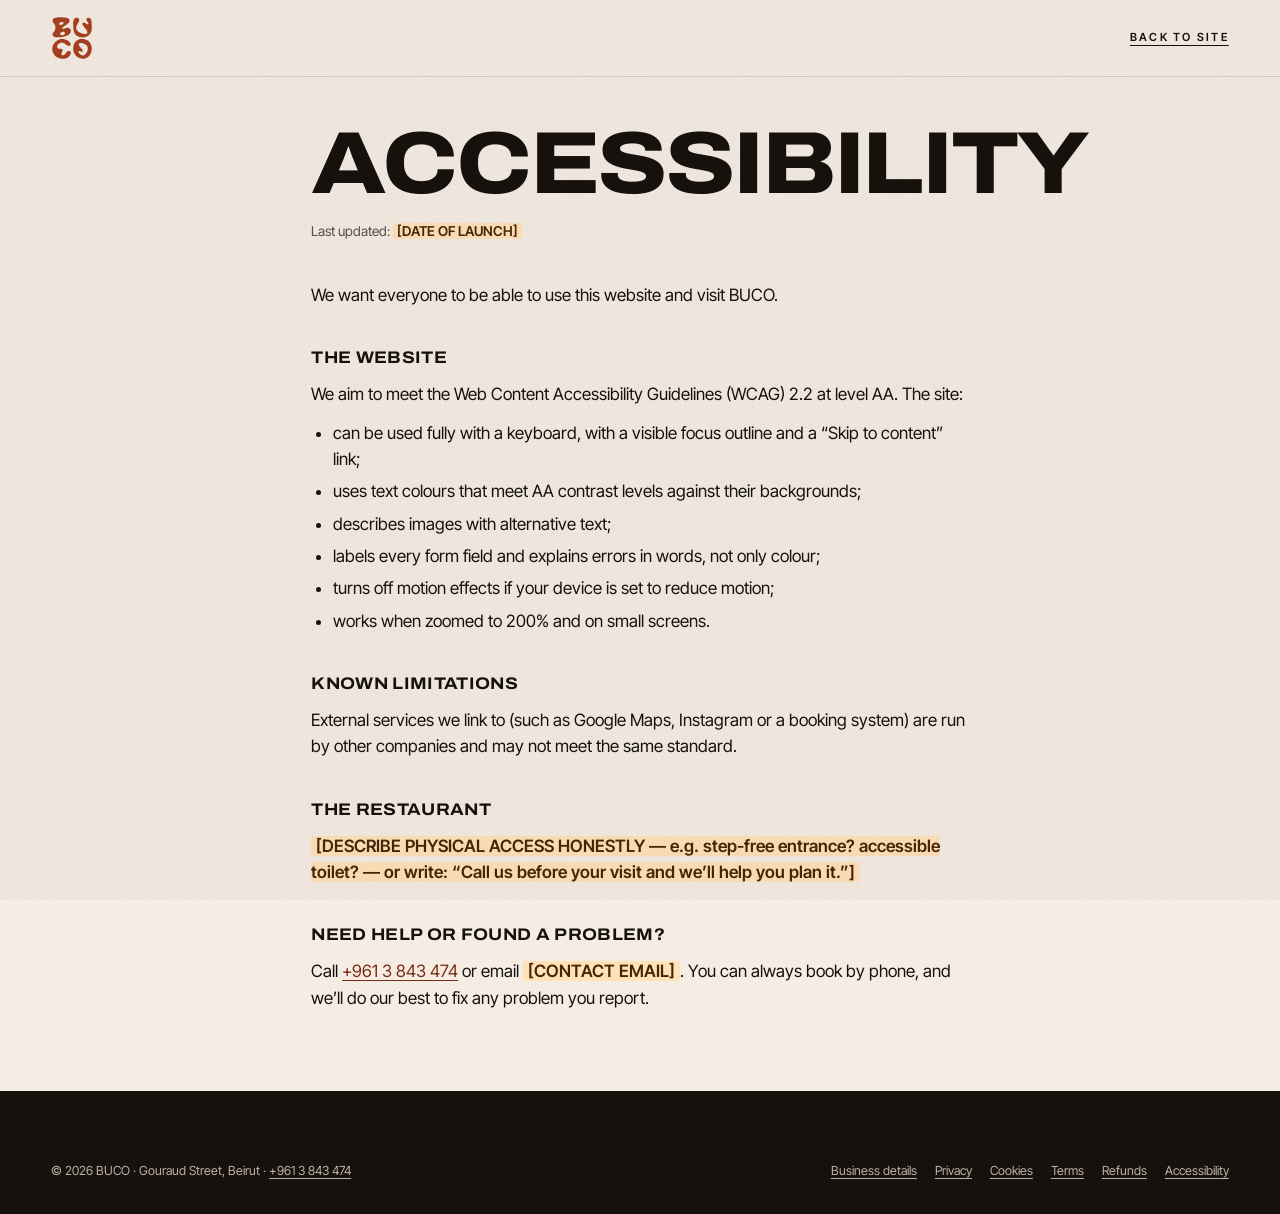
<file: accessibility.html>
<!doctype html>
<html lang="en">
<head>
  <meta charset="utf-8">
  <meta name="viewport" content="width=device-width, initial-scale=1">
  <title>Accessibility | BUCO Beirut</title>
  <meta name="description" content="BUCO website accessibility statement.">
  <link rel="icon" href="assets/img/favicon.svg" type="image/svg+xml">
  <link rel="stylesheet" href="assets/css/site.css">
</head>
<body class="legal-page">
  <a class="skip" href="#main">Skip to content</a>
  <header class="nav">
    <div class="nav__inner">
      <a class="nav__logo" href="index.html" aria-label="BUCO home"><img class="logo logo--cream" src="assets/img/logo-cream.svg" alt="" width="42" height="44"><img class="logo logo--terra" src="assets/img/logo-terra.svg" alt="" width="42" height="44"></a>
      <a class="nav__back" href="index.html">Back to site</a>
    </div>
  </header>
  <main id="main" class="legal">
    <article class="legal__inner">
      <h1>Accessibility</h1>
      <p class="updated">Last updated: <span class="todo">[DATE OF LAUNCH]</span></p>

      <p>We want everyone to be able to use this website and visit BUCO.</p>

      <h2>The website</h2>
      <p>We aim to meet the Web Content Accessibility Guidelines (WCAG) 2.2 at level AA. The site:</p>
      <ul>
        <li>can be used fully with a keyboard, with a visible focus outline and a “Skip to content” link;</li>
        <li>uses text colours that meet AA contrast levels against their backgrounds;</li>
        <li>describes images with alternative text;</li>
        <li>labels every form field and explains errors in words, not only colour;</li>
        <li>turns off motion effects if your device is set to reduce motion;</li>
        <li>works when zoomed to 200% and on small screens.</li>
      </ul>

      <h2>Known limitations</h2>
      <p>External services we link to (such as Google Maps, Instagram or a booking system) are run by other companies and may not meet the same standard.</p>

      <h2>The restaurant</h2>
      <p><span class="todo">[DESCRIBE PHYSICAL ACCESS HONESTLY — e.g. step-free entrance? accessible toilet? — or write: “Call us before your visit and we’ll help you plan it.”]</span></p>

      <h2>Need help or found a problem?</h2>
      <p>Call <a href="tel:+9613843474">+961 3 843 474</a> or email <span class="todo">[CONTACT EMAIL]</span>. You can always book by phone, and we’ll do our best to fix any problem you report.</p>
    </article>
  </main>
  <footer class="foot">
    <div class="wrap foot__legal" style="margin-top:0;border-top:0;padding-top:0">
      <p>© <span data-year>2026</span> BUCO · Gouraud Street, Beirut · <a href="tel:+9613843474">+961 3 843 474</a></p>
      <ul>
        <li><a href="legal.html">Business details</a></li>
        <li><a href="privacy.html">Privacy</a></li>
        <li><a href="cookies.html">Cookies</a></li>
        <li><a href="terms.html">Terms</a></li>
        <li><a href="refunds.html">Refunds</a></li>
        <li><a href="accessibility.html">Accessibility</a></li>
      </ul>
    </div>
  </footer>
  <script>document.querySelectorAll('[data-year]').forEach(function(e){e.textContent=new Date().getFullYear()})</script>
</body>
</html>
</file>
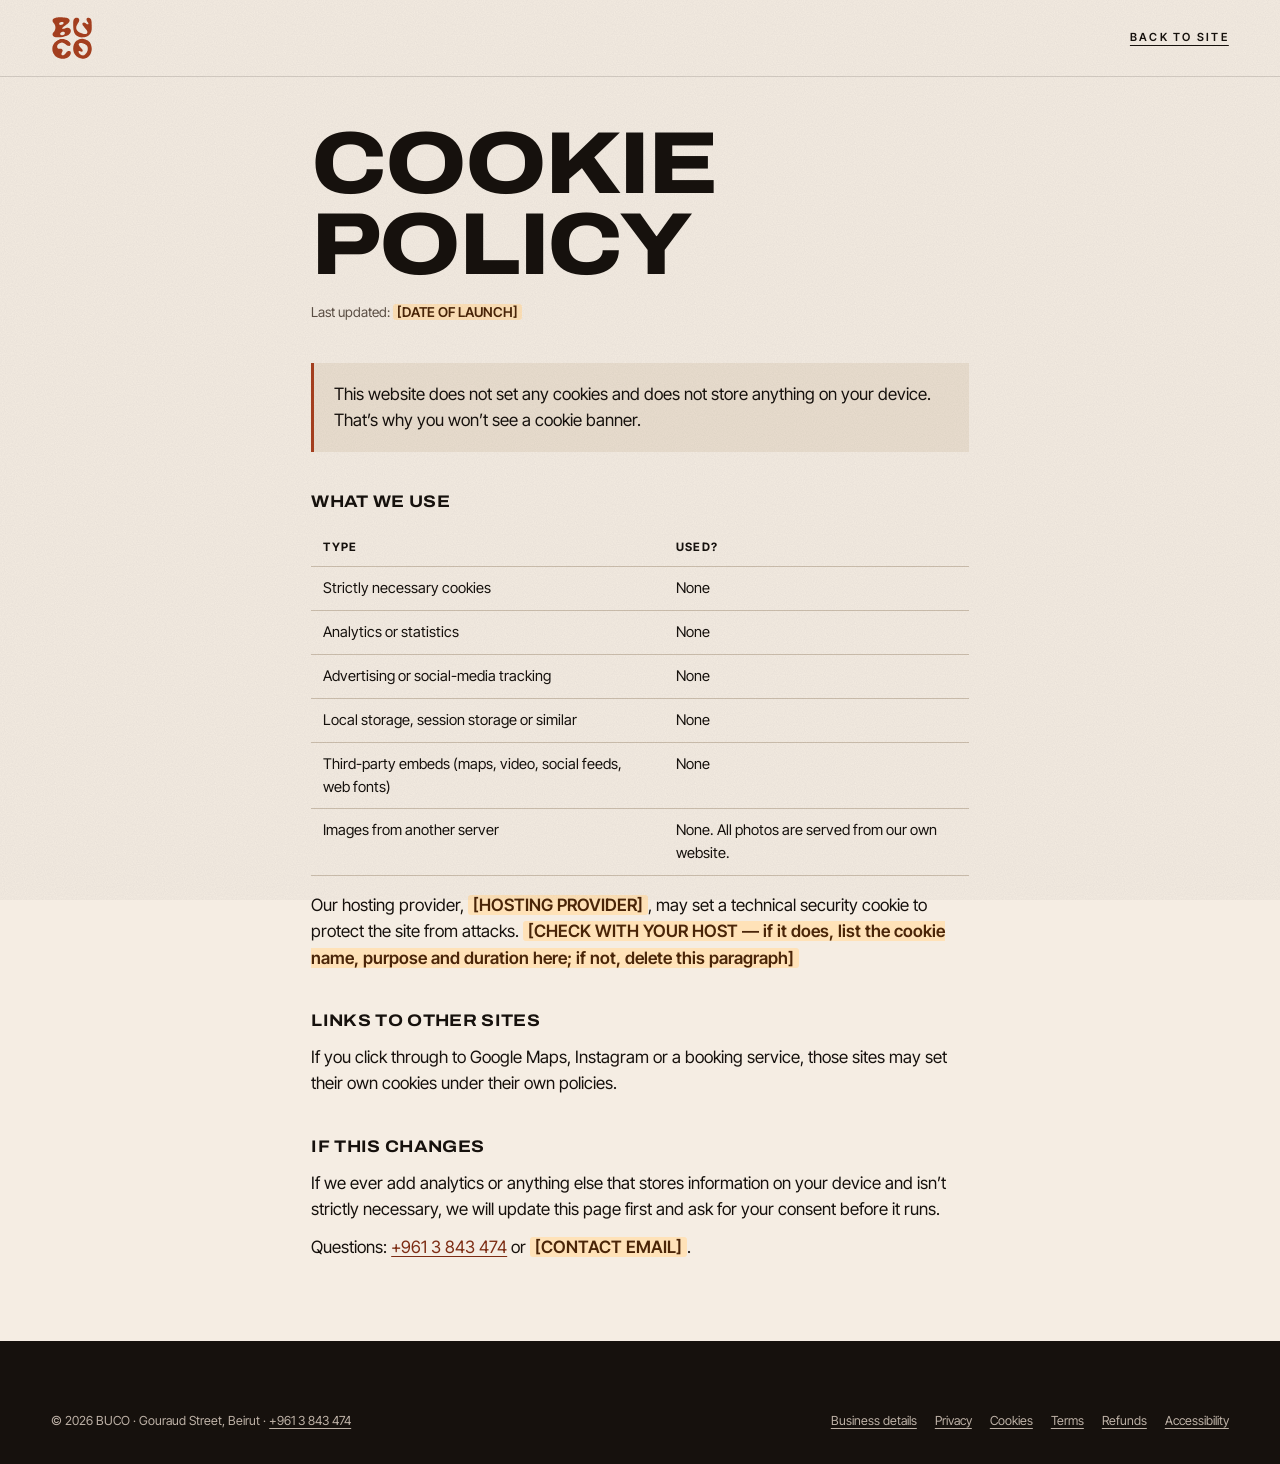
<file: cookies.html>
<!doctype html>
<html lang="en">
<head>
  <meta charset="utf-8">
  <meta name="viewport" content="width=device-width, initial-scale=1">
  <title>Cookie Policy | BUCO Beirut</title>
  <meta name="description" content="BUCO's website does not use cookies.">
  <link rel="icon" href="assets/img/favicon.svg" type="image/svg+xml">
  <link rel="stylesheet" href="assets/css/site.css">
</head>
<body class="legal-page">
  <a class="skip" href="#main">Skip to content</a>
  <header class="nav">
    <div class="nav__inner">
      <a class="nav__logo" href="index.html" aria-label="BUCO home"><img class="logo logo--cream" src="assets/img/logo-cream.svg" alt="" width="42" height="44"><img class="logo logo--terra" src="assets/img/logo-terra.svg" alt="" width="42" height="44"></a>
      <a class="nav__back" href="index.html">Back to site</a>
    </div>
  </header>
  <main id="main" class="legal">
    <article class="legal__inner">
      <h1>Cookie Policy</h1>
      <p class="updated">Last updated: <span class="todo">[DATE OF LAUNCH]</span></p>

      <p class="callout">This website does not set any cookies and does not store anything on your device. That’s why you won’t see a cookie banner.</p>

      <h2>What we use</h2>
      <table>
        <thead><tr><th scope="col">Type</th><th scope="col">Used?</th></tr></thead>
        <tbody>
          <tr><td>Strictly necessary cookies</td><td>None</td></tr>
          <tr><td>Analytics or statistics</td><td>None</td></tr>
          <tr><td>Advertising or social-media tracking</td><td>None</td></tr>
          <tr><td>Local storage, session storage or similar</td><td>None</td></tr>
          <tr><td>Third-party embeds (maps, video, social feeds, web fonts)</td><td>None</td></tr>
          <tr><td>Images from another server</td><td>None. All photos are served from our own website.</td></tr>
        </tbody>
      </table>
      <p>Our hosting provider, <span class="todo">[HOSTING PROVIDER]</span>, may set a technical security cookie to protect the site from attacks. <span class="todo">[CHECK WITH YOUR HOST — if it does, list the cookie name, purpose and duration here; if not, delete this paragraph]</span></p>

      <h2>Links to other sites</h2>
      <p>If you click through to Google Maps, Instagram or a booking service, those sites may set their own cookies under their own policies.</p>

      <h2>If this changes</h2>
      <p>If we ever add analytics or anything else that stores information on your device and isn’t strictly necessary, we will update this page first and ask for your consent before it runs.</p>
      <p>Questions: <a href="tel:+9613843474">+961 3 843 474</a> or <span class="todo">[CONTACT EMAIL]</span>.</p>
    </article>
  </main>
  <footer class="foot">
    <div class="wrap foot__legal" style="margin-top:0;border-top:0;padding-top:0">
      <p>© <span data-year>2026</span> BUCO · Gouraud Street, Beirut · <a href="tel:+9613843474">+961 3 843 474</a></p>
      <ul>
        <li><a href="legal.html">Business details</a></li>
        <li><a href="privacy.html">Privacy</a></li>
        <li><a href="cookies.html">Cookies</a></li>
        <li><a href="terms.html">Terms</a></li>
        <li><a href="refunds.html">Refunds</a></li>
        <li><a href="accessibility.html">Accessibility</a></li>
      </ul>
    </div>
  </footer>
  <script>document.querySelectorAll('[data-year]').forEach(function(e){e.textContent=new Date().getFullYear()})</script>
</body>
</html>
</file>
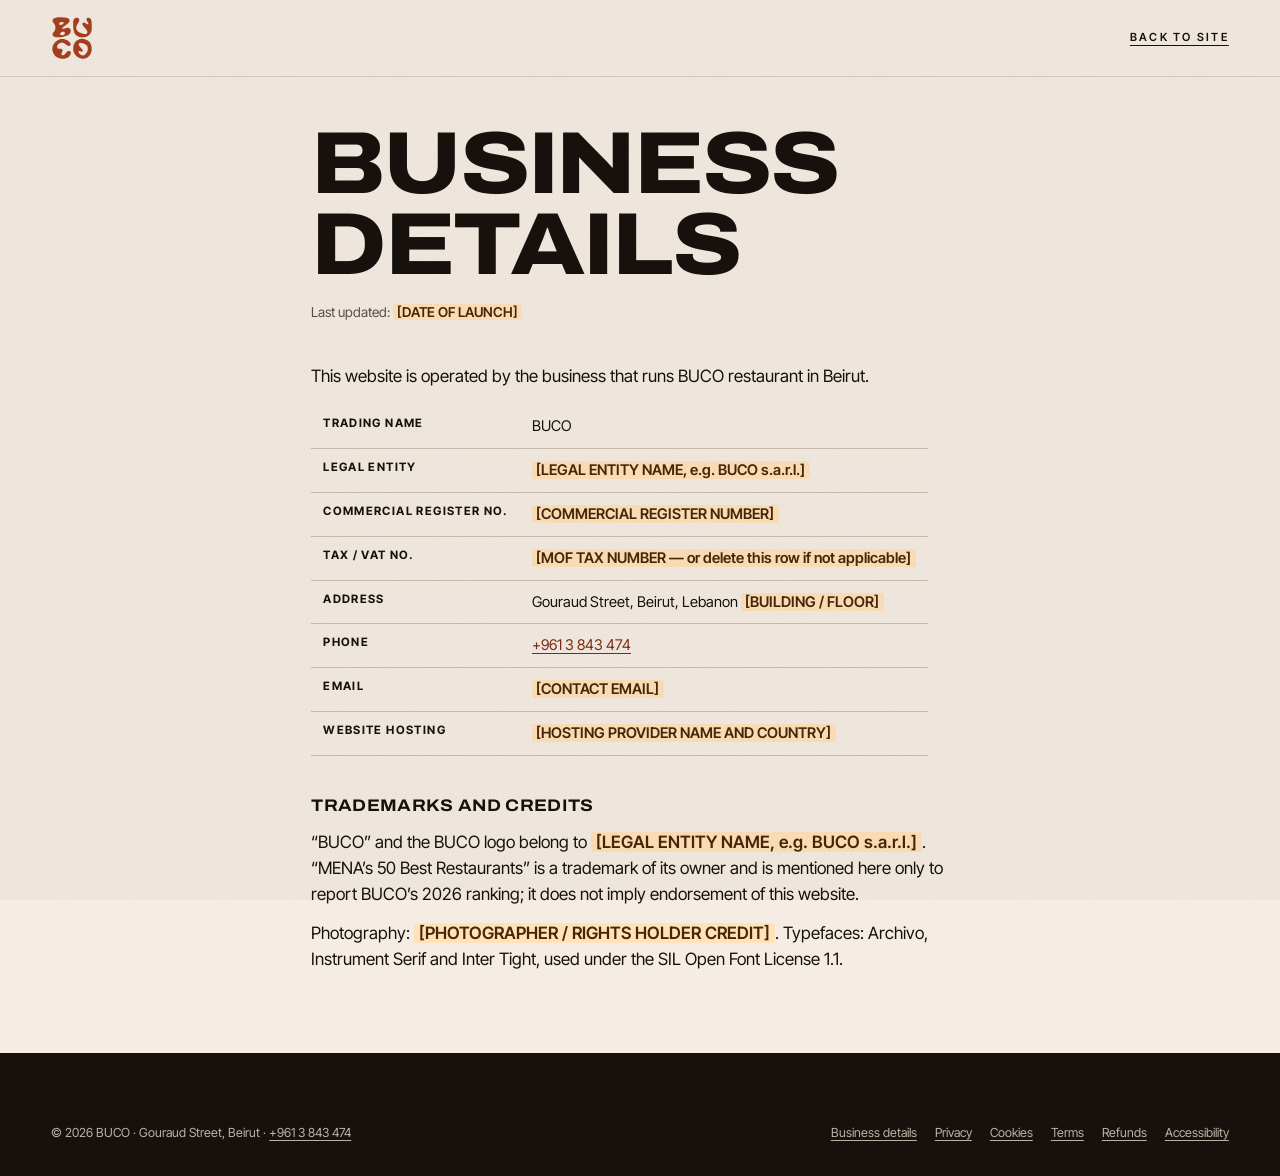
<file: legal.html>
<!doctype html>
<html lang="en">
<head>
  <meta charset="utf-8">
  <meta name="viewport" content="width=device-width, initial-scale=1">
  <title>Business details | BUCO Beirut</title>
  <meta name="description" content="Who operates the BUCO website and restaurant.">
  <link rel="icon" href="assets/img/favicon.svg" type="image/svg+xml">
  <link rel="stylesheet" href="assets/css/site.css">
</head>
<body class="legal-page">
  <a class="skip" href="#main">Skip to content</a>
  <header class="nav">
    <div class="nav__inner">
      <a class="nav__logo" href="index.html" aria-label="BUCO home"><img class="logo logo--cream" src="assets/img/logo-cream.svg" alt="" width="42" height="44"><img class="logo logo--terra" src="assets/img/logo-terra.svg" alt="" width="42" height="44"></a>
      <a class="nav__back" href="index.html">Back to site</a>
    </div>
  </header>
  <main id="main" class="legal">
    <article class="legal__inner">
      <h1>Business details</h1>
      <p class="updated">Last updated: <span class="todo">[DATE OF LAUNCH]</span></p>

      <p>This website is operated by the business that runs BUCO restaurant in Beirut.</p>
      <table>
        <tbody>
          <tr><th scope="row">Trading name</th><td>BUCO</td></tr>
          <tr><th scope="row">Legal entity</th><td><span class="todo">[LEGAL ENTITY NAME, e.g. BUCO s.a.r.l.]</span></td></tr>
          <tr><th scope="row">Commercial register no.</th><td><span class="todo">[COMMERCIAL REGISTER NUMBER]</span></td></tr>
          <tr><th scope="row">Tax / VAT no.</th><td><span class="todo">[MOF TAX NUMBER — or delete this row if not applicable]</span></td></tr>
          <tr><th scope="row">Address</th><td>Gouraud Street, Beirut, Lebanon <span class="todo">[BUILDING / FLOOR]</span></td></tr>
          <tr><th scope="row">Phone</th><td><a href="tel:+9613843474">+961 3 843 474</a></td></tr>
          <tr><th scope="row">Email</th><td><span class="todo">[CONTACT EMAIL]</span></td></tr>
          <tr><th scope="row">Website hosting</th><td><span class="todo">[HOSTING PROVIDER NAME AND COUNTRY]</span></td></tr>
        </tbody>
      </table>
      <h2>Trademarks and credits</h2>
      <p>“BUCO” and the BUCO logo belong to <span class="todo">[LEGAL ENTITY NAME, e.g. BUCO s.a.r.l.]</span>. “MENA’s 50 Best Restaurants” is a trademark of its owner and is mentioned here only to report BUCO’s 2026 ranking; it does not imply endorsement of this website.</p>
      <p>Photography: <span class="todo">[PHOTOGRAPHER / RIGHTS HOLDER CREDIT]</span>. Typefaces: Archivo, Instrument Serif and Inter Tight, used under the SIL Open Font License 1.1.</p>
    </article>
  </main>
  <footer class="foot">
    <div class="wrap foot__legal" style="margin-top:0;border-top:0;padding-top:0">
      <p>© <span data-year>2026</span> BUCO · Gouraud Street, Beirut · <a href="tel:+9613843474">+961 3 843 474</a></p>
      <ul>
        <li><a href="legal.html">Business details</a></li>
        <li><a href="privacy.html">Privacy</a></li>
        <li><a href="cookies.html">Cookies</a></li>
        <li><a href="terms.html">Terms</a></li>
        <li><a href="refunds.html">Refunds</a></li>
        <li><a href="accessibility.html">Accessibility</a></li>
      </ul>
    </div>
  </footer>
  <script>document.querySelectorAll('[data-year]').forEach(function(e){e.textContent=new Date().getFullYear()})</script>
</body>
</html>
</file>
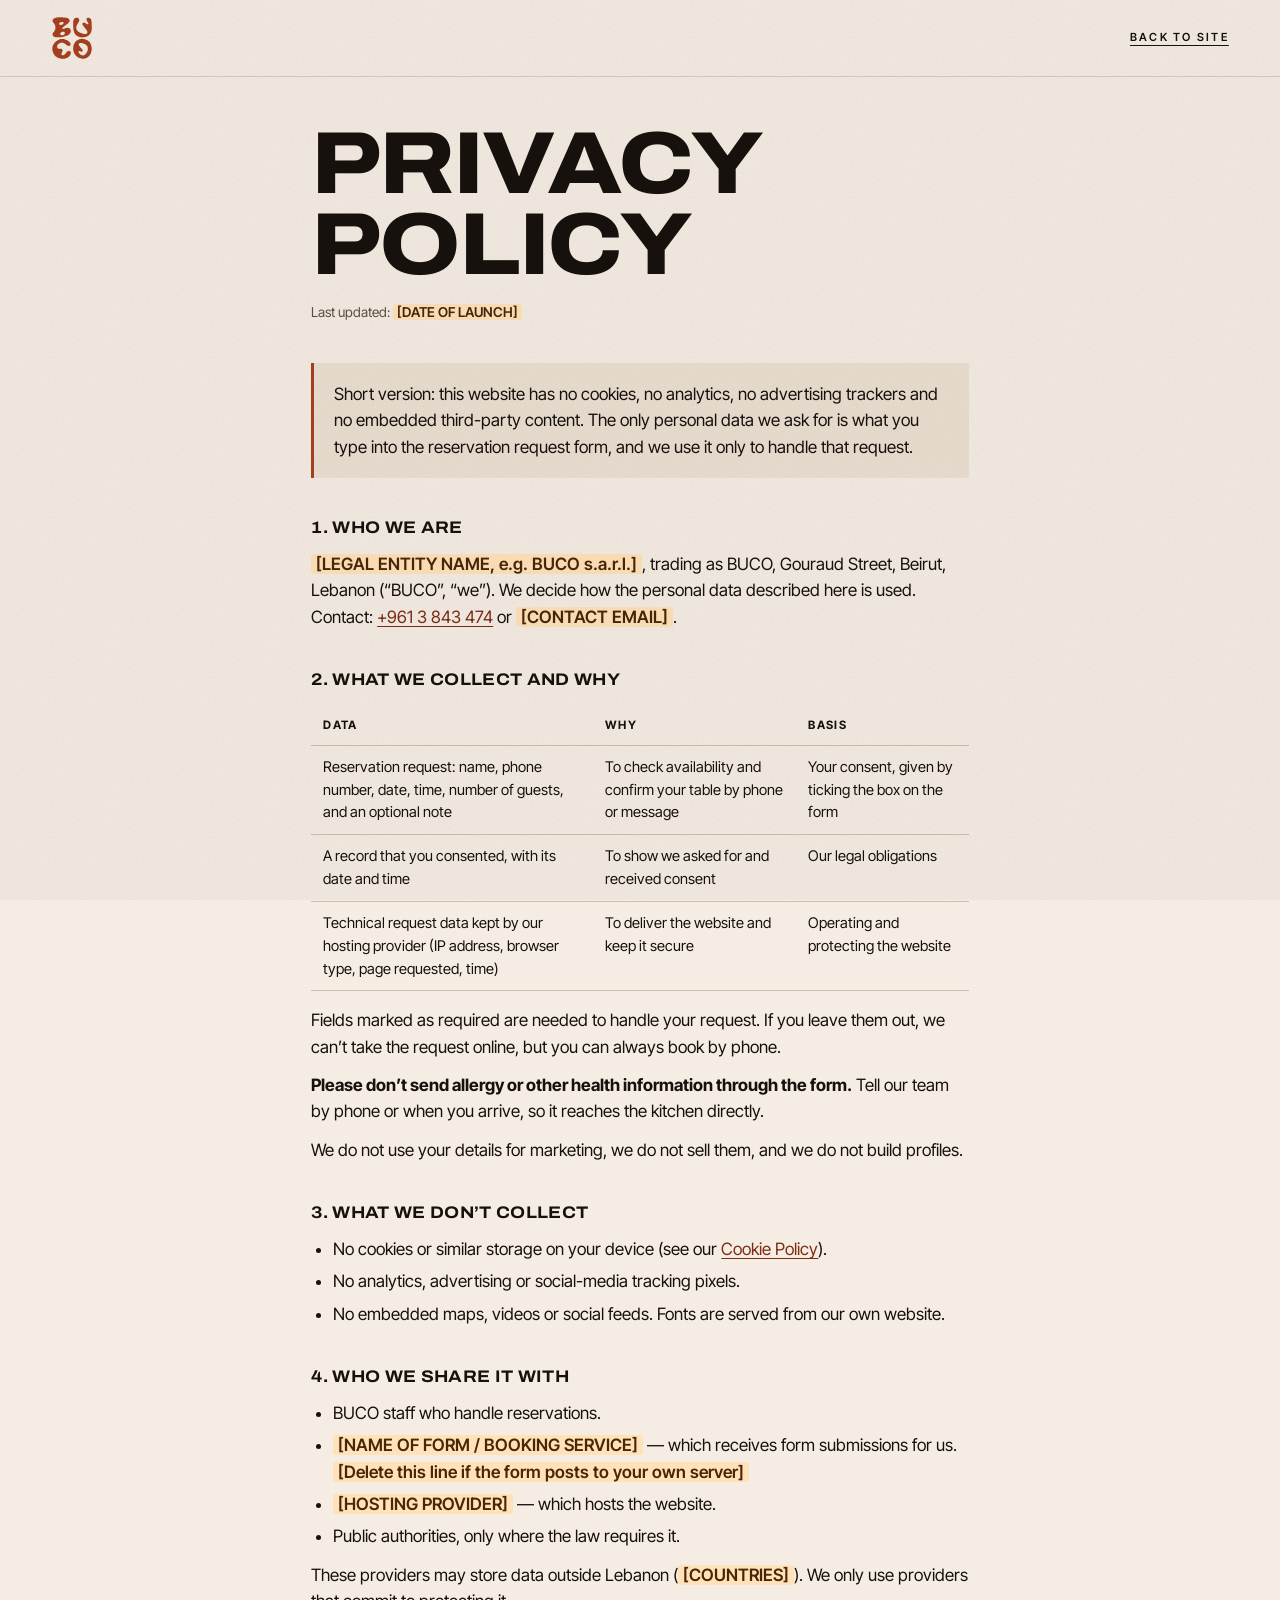
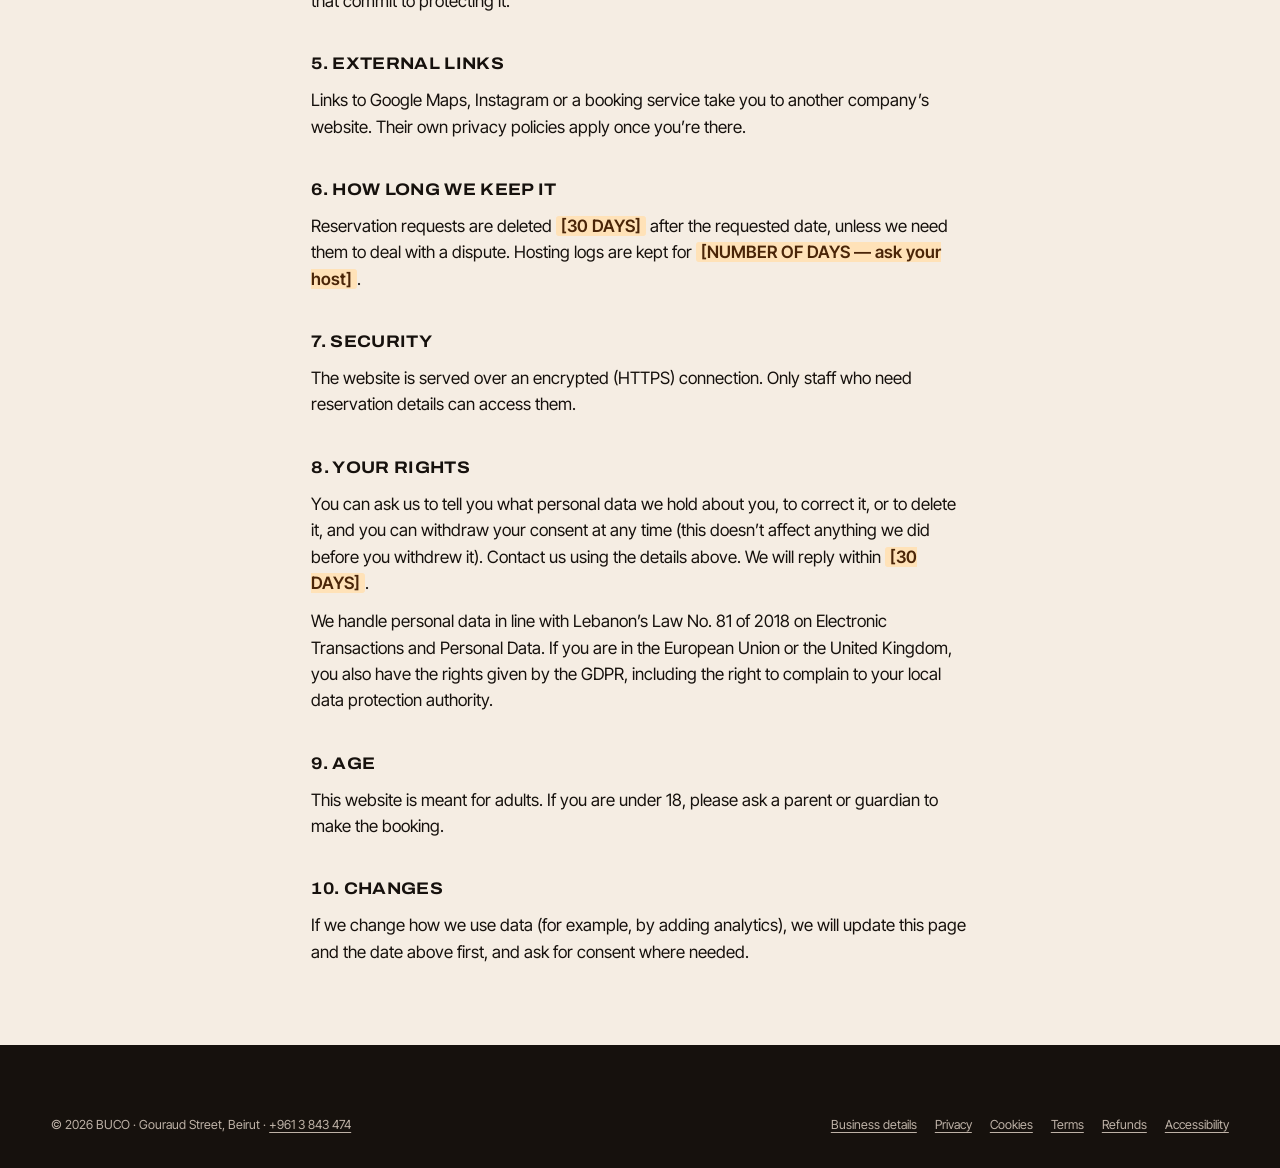
<file: privacy.html>
<!doctype html>
<html lang="en">
<head>
  <meta charset="utf-8">
  <meta name="viewport" content="width=device-width, initial-scale=1">
  <title>Privacy Policy | BUCO Beirut</title>
  <meta name="description" content="How BUCO handles personal data on its website.">
  <link rel="icon" href="assets/img/favicon.svg" type="image/svg+xml">
  <link rel="stylesheet" href="assets/css/site.css">
</head>
<body class="legal-page">
  <a class="skip" href="#main">Skip to content</a>
  <header class="nav">
    <div class="nav__inner">
      <a class="nav__logo" href="index.html" aria-label="BUCO home"><img class="logo logo--cream" src="assets/img/logo-cream.svg" alt="" width="42" height="44"><img class="logo logo--terra" src="assets/img/logo-terra.svg" alt="" width="42" height="44"></a>
      <a class="nav__back" href="index.html">Back to site</a>
    </div>
  </header>
  <main id="main" class="legal">
    <article class="legal__inner">
      <h1>Privacy Policy</h1>
      <p class="updated">Last updated: <span class="todo">[DATE OF LAUNCH]</span></p>

      <p class="callout">Short version: this website has no cookies, no analytics, no advertising trackers and no embedded third-party content. The only personal data we ask for is what you type into the reservation request form, and we use it only to handle that request.</p>

      <h2>1. Who we are</h2>
      <p><span class="todo">[LEGAL ENTITY NAME, e.g. BUCO s.a.r.l.]</span>, trading as BUCO, Gouraud Street, Beirut, Lebanon (“BUCO”, “we”). We decide how the personal data described here is used. Contact: <a href="tel:+9613843474">+961 3 843 474</a> or <span class="todo">[CONTACT EMAIL]</span>.</p>

      <h2>2. What we collect and why</h2>
      <table>
        <thead><tr><th scope="col">Data</th><th scope="col">Why</th><th scope="col">Basis</th></tr></thead>
        <tbody>
          <tr><td>Reservation request: name, phone number, date, time, number of guests, and an optional note</td><td>To check availability and confirm your table by phone or message</td><td>Your consent, given by ticking the box on the form</td></tr>
          <tr><td>A record that you consented, with its date and time</td><td>To show we asked for and received consent</td><td>Our legal obligations</td></tr>
          <tr><td>Technical request data kept by our hosting provider (IP address, browser type, page requested, time)</td><td>To deliver the website and keep it secure</td><td>Operating and protecting the website</td></tr>
        </tbody>
      </table>
      <p>Fields marked as required are needed to handle your request. If you leave them out, we can’t take the request online, but you can always book by phone.</p>
      <p><strong>Please don’t send allergy or other health information through the form.</strong> Tell our team by phone or when you arrive, so it reaches the kitchen directly.</p>
      <p>We do not use your details for marketing, we do not sell them, and we do not build profiles.</p>

      <h2>3. What we don’t collect</h2>
      <ul>
        <li>No cookies or similar storage on your device (see our <a href="cookies.html">Cookie Policy</a>).</li>
        <li>No analytics, advertising or social-media tracking pixels.</li>
        <li>No embedded maps, videos or social feeds. Fonts are served from our own website.</li>
      </ul>

      <h2>4. Who we share it with</h2>
      <ul>
        <li>BUCO staff who handle reservations.</li>
        <li><span class="todo">[NAME OF FORM / BOOKING SERVICE]</span> — which receives form submissions for us. <span class="todo">[Delete this line if the form posts to your own server]</span></li>
        <li><span class="todo">[HOSTING PROVIDER]</span> — which hosts the website.</li>
        <li>Public authorities, only where the law requires it.</li>
      </ul>
      <p>These providers may store data outside Lebanon (<span class="todo">[COUNTRIES]</span>). We only use providers that commit to protecting it.</p>

      <h2>5. External links</h2>
      <p>Links to Google Maps, Instagram or a booking service take you to another company’s website. Their own privacy policies apply once you’re there.</p>

      <h2>6. How long we keep it</h2>
      <p>Reservation requests are deleted <span class="todo">[30 DAYS]</span> after the requested date, unless we need them to deal with a dispute. Hosting logs are kept for <span class="todo">[NUMBER OF DAYS — ask your host]</span>.</p>

      <h2>7. Security</h2>
      <p>The website is served over an encrypted (HTTPS) connection. Only staff who need reservation details can access them.</p>

      <h2>8. Your rights</h2>
      <p>You can ask us to tell you what personal data we hold about you, to correct it, or to delete it, and you can withdraw your consent at any time (this doesn’t affect anything we did before you withdrew it). Contact us using the details above. We will reply within <span class="todo">[30 DAYS]</span>.</p>
      <p>We handle personal data in line with Lebanon’s Law No. 81 of 2018 on Electronic Transactions and Personal Data. If you are in the European Union or the United Kingdom, you also have the rights given by the GDPR, including the right to complain to your local data protection authority.</p>

      <h2>9. Age</h2>
      <p>This website is meant for adults. If you are under 18, please ask a parent or guardian to make the booking.</p>

      <h2>10. Changes</h2>
      <p>If we change how we use data (for example, by adding analytics), we will update this page and the date above first, and ask for consent where needed.</p>
    </article>
  </main>
  <footer class="foot">
    <div class="wrap foot__legal" style="margin-top:0;border-top:0;padding-top:0">
      <p>© <span data-year>2026</span> BUCO · Gouraud Street, Beirut · <a href="tel:+9613843474">+961 3 843 474</a></p>
      <ul>
        <li><a href="legal.html">Business details</a></li>
        <li><a href="privacy.html">Privacy</a></li>
        <li><a href="cookies.html">Cookies</a></li>
        <li><a href="terms.html">Terms</a></li>
        <li><a href="refunds.html">Refunds</a></li>
        <li><a href="accessibility.html">Accessibility</a></li>
      </ul>
    </div>
  </footer>
  <script>document.querySelectorAll('[data-year]').forEach(function(e){e.textContent=new Date().getFullYear()})</script>
</body>
</html>
</file>
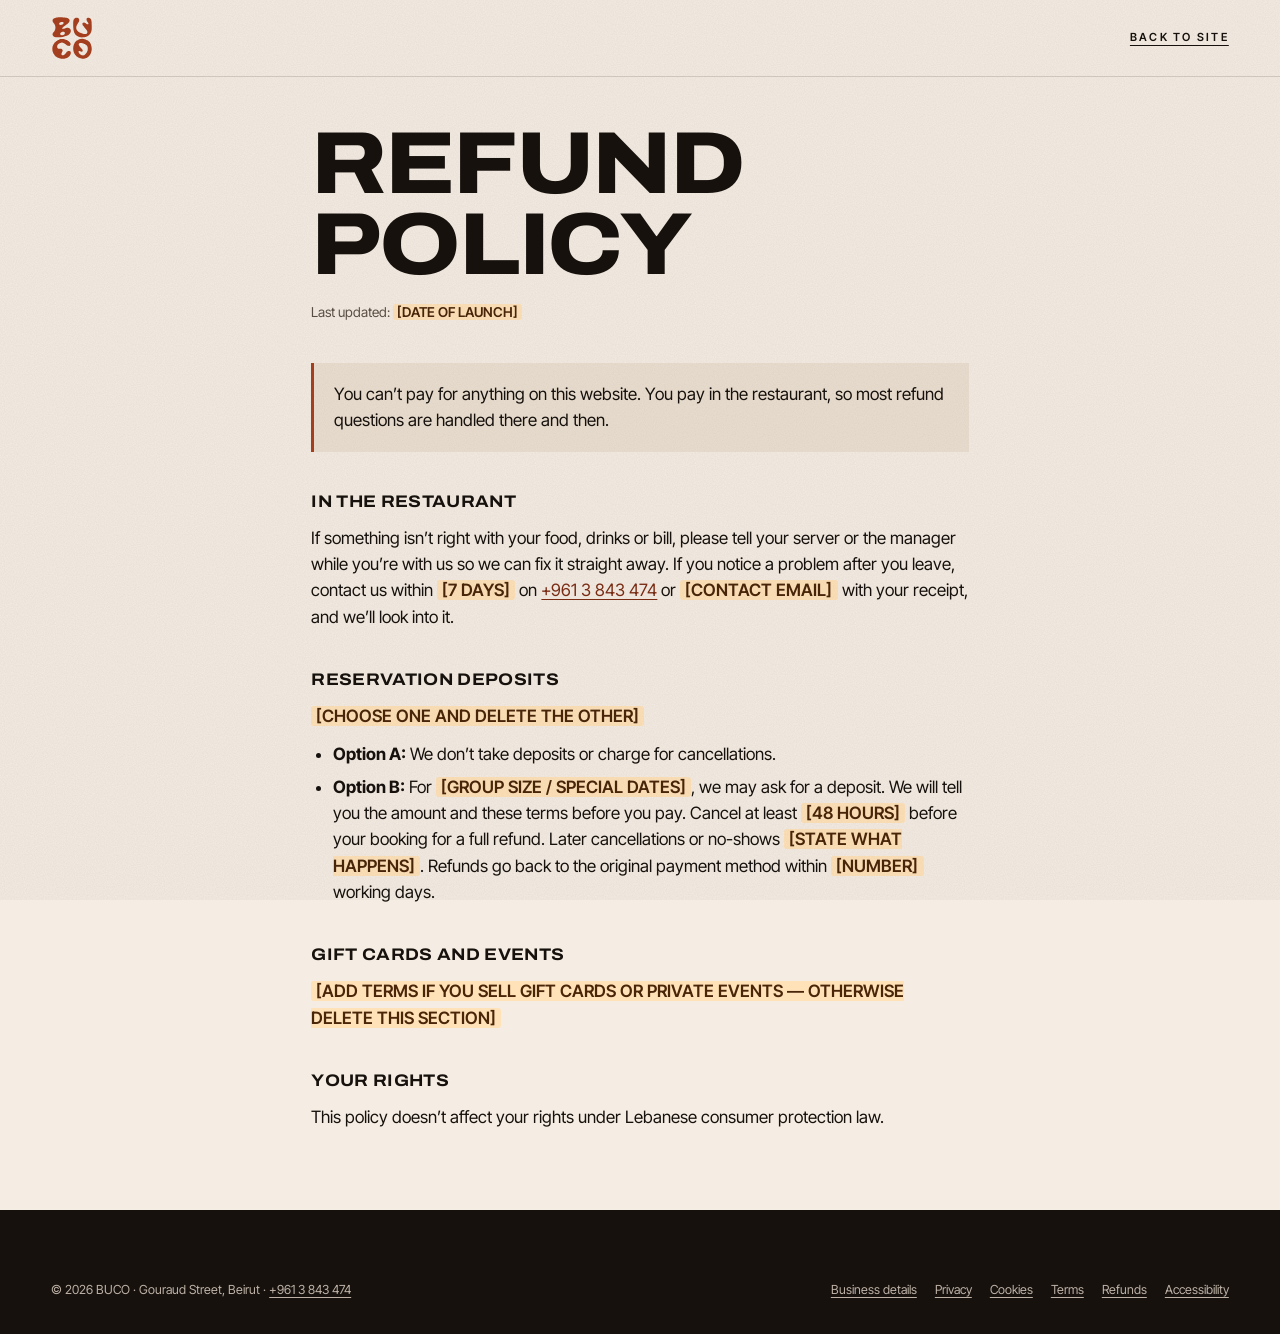
<file: refunds.html>
<!doctype html>
<html lang="en">
<head>
  <meta charset="utf-8">
  <meta name="viewport" content="width=device-width, initial-scale=1">
  <title>Refund Policy | BUCO Beirut</title>
  <meta name="description" content="BUCO refund and cancellation policy.">
  <link rel="icon" href="assets/img/favicon.svg" type="image/svg+xml">
  <link rel="stylesheet" href="assets/css/site.css">
</head>
<body class="legal-page">
  <a class="skip" href="#main">Skip to content</a>
  <header class="nav">
    <div class="nav__inner">
      <a class="nav__logo" href="index.html" aria-label="BUCO home"><img class="logo logo--cream" src="assets/img/logo-cream.svg" alt="" width="42" height="44"><img class="logo logo--terra" src="assets/img/logo-terra.svg" alt="" width="42" height="44"></a>
      <a class="nav__back" href="index.html">Back to site</a>
    </div>
  </header>
  <main id="main" class="legal">
    <article class="legal__inner">
      <h1>Refund Policy</h1>
      <p class="updated">Last updated: <span class="todo">[DATE OF LAUNCH]</span></p>

      <p class="callout">You can’t pay for anything on this website. You pay in the restaurant, so most refund questions are handled there and then.</p>

      <h2>In the restaurant</h2>
      <p>If something isn’t right with your food, drinks or bill, please tell your server or the manager while you’re with us so we can fix it straight away. If you notice a problem after you leave, contact us within <span class="todo">[7 DAYS]</span> on <a href="tel:+9613843474">+961 3 843 474</a> or <span class="todo">[CONTACT EMAIL]</span> with your receipt, and we’ll look into it.</p>

      <h2>Reservation deposits</h2>
      <p><span class="todo">[CHOOSE ONE AND DELETE THE OTHER]</span></p>
      <ul>
        <li><strong>Option A:</strong> We don’t take deposits or charge for cancellations.</li>
        <li><strong>Option B:</strong> For <span class="todo">[GROUP SIZE / SPECIAL DATES]</span>, we may ask for a deposit. We will tell you the amount and these terms before you pay. Cancel at least <span class="todo">[48 HOURS]</span> before your booking for a full refund. Later cancellations or no-shows <span class="todo">[STATE WHAT HAPPENS]</span>. Refunds go back to the original payment method within <span class="todo">[NUMBER]</span> working days.</li>
      </ul>

      <h2>Gift cards and events</h2>
      <p><span class="todo">[ADD TERMS IF YOU SELL GIFT CARDS OR PRIVATE EVENTS — OTHERWISE DELETE THIS SECTION]</span></p>

      <h2>Your rights</h2>
      <p>This policy doesn’t affect your rights under Lebanese consumer protection law.</p>
    </article>
  </main>
  <footer class="foot">
    <div class="wrap foot__legal" style="margin-top:0;border-top:0;padding-top:0">
      <p>© <span data-year>2026</span> BUCO · Gouraud Street, Beirut · <a href="tel:+9613843474">+961 3 843 474</a></p>
      <ul>
        <li><a href="legal.html">Business details</a></li>
        <li><a href="privacy.html">Privacy</a></li>
        <li><a href="cookies.html">Cookies</a></li>
        <li><a href="terms.html">Terms</a></li>
        <li><a href="refunds.html">Refunds</a></li>
        <li><a href="accessibility.html">Accessibility</a></li>
      </ul>
    </div>
  </footer>
  <script>document.querySelectorAll('[data-year]').forEach(function(e){e.textContent=new Date().getFullYear()})</script>
</body>
</html>
</file>
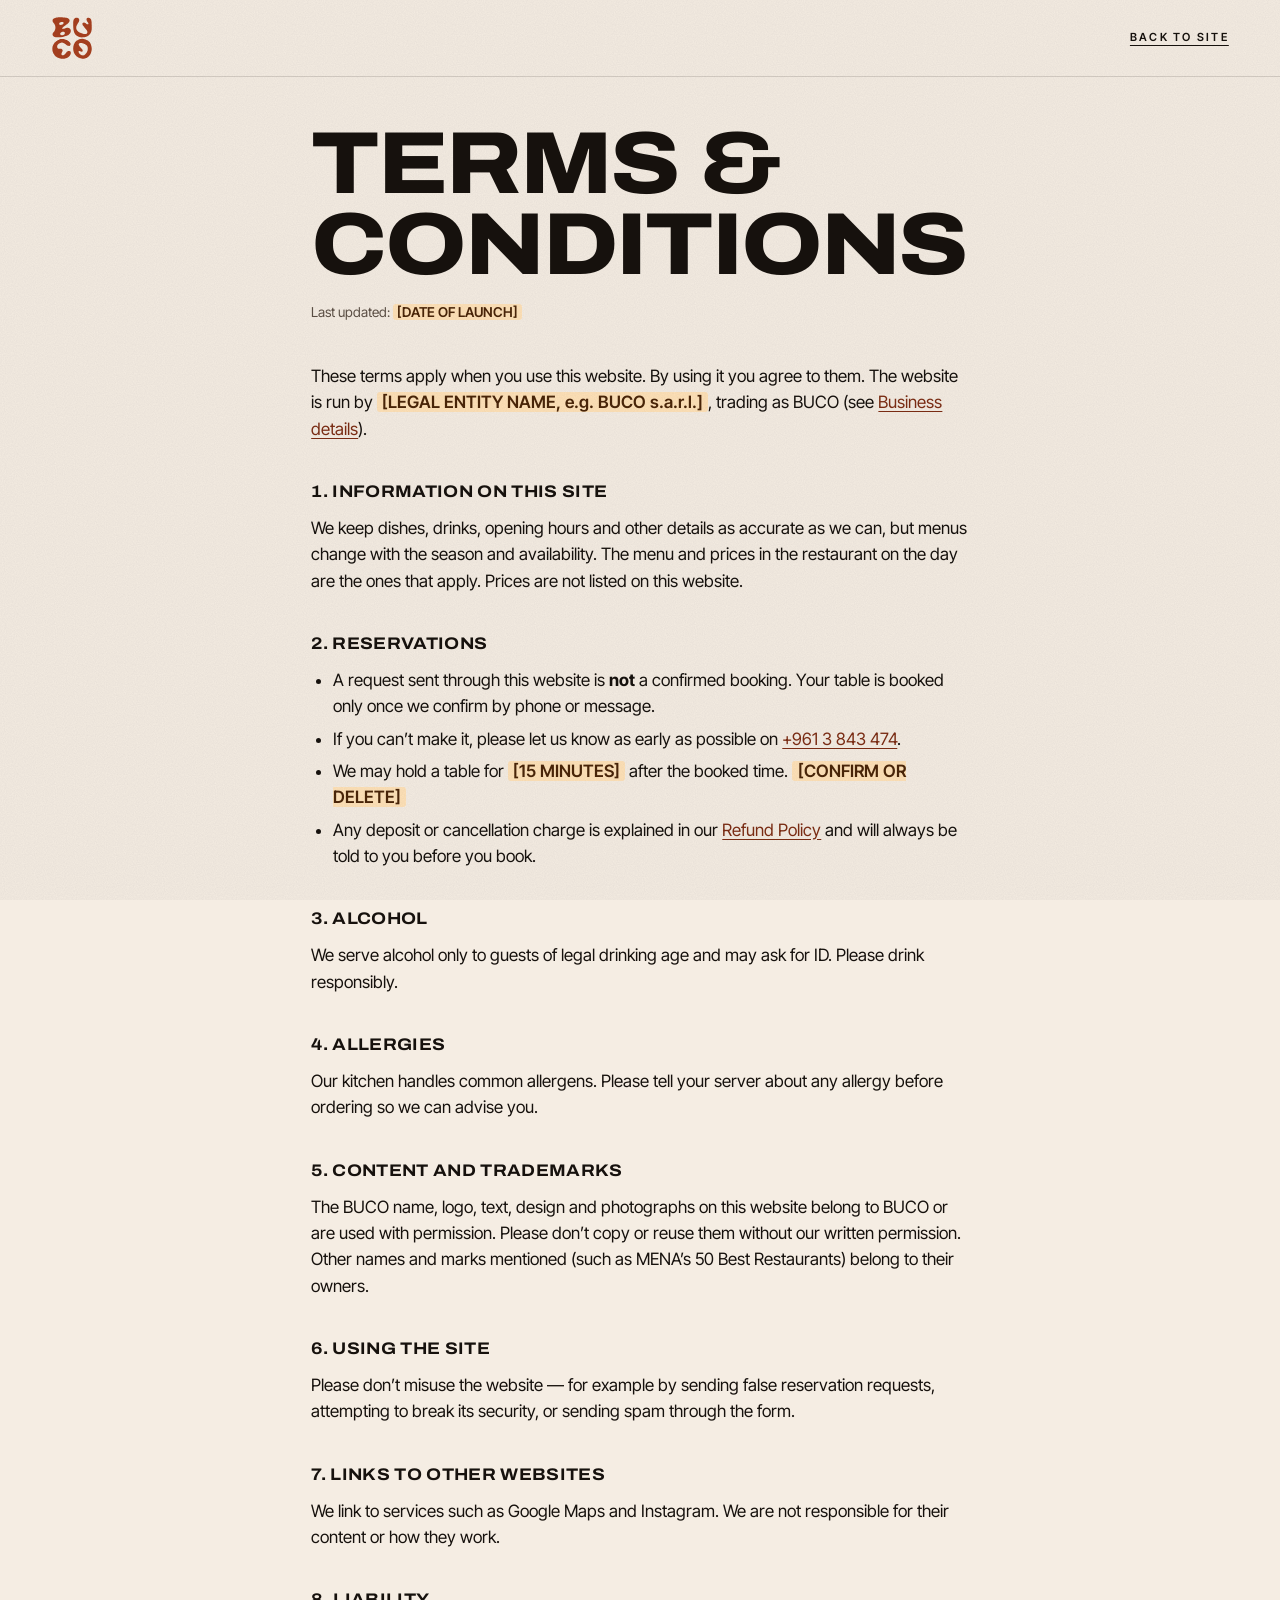
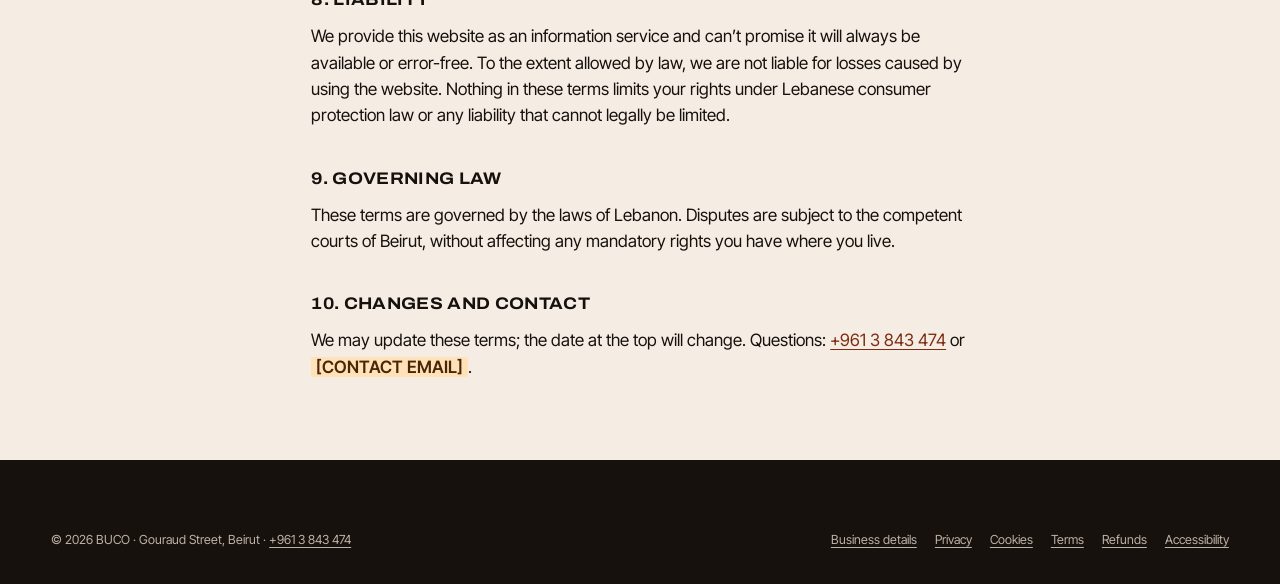
<file: terms.html>
<!doctype html>
<html lang="en">
<head>
  <meta charset="utf-8">
  <meta name="viewport" content="width=device-width, initial-scale=1">
  <title>Terms & Conditions | BUCO Beirut</title>
  <meta name="description" content="Terms for using the BUCO website and making reservation requests.">
  <link rel="icon" href="assets/img/favicon.svg" type="image/svg+xml">
  <link rel="stylesheet" href="assets/css/site.css">
</head>
<body class="legal-page">
  <a class="skip" href="#main">Skip to content</a>
  <header class="nav">
    <div class="nav__inner">
      <a class="nav__logo" href="index.html" aria-label="BUCO home"><img class="logo logo--cream" src="assets/img/logo-cream.svg" alt="" width="42" height="44"><img class="logo logo--terra" src="assets/img/logo-terra.svg" alt="" width="42" height="44"></a>
      <a class="nav__back" href="index.html">Back to site</a>
    </div>
  </header>
  <main id="main" class="legal">
    <article class="legal__inner">
      <h1>Terms & Conditions</h1>
      <p class="updated">Last updated: <span class="todo">[DATE OF LAUNCH]</span></p>

      <p>These terms apply when you use this website. By using it you agree to them. The website is run by <span class="todo">[LEGAL ENTITY NAME, e.g. BUCO s.a.r.l.]</span>, trading as BUCO (see <a href="legal.html">Business details</a>).</p>

      <h2>1. Information on this site</h2>
      <p>We keep dishes, drinks, opening hours and other details as accurate as we can, but menus change with the season and availability. The menu and prices in the restaurant on the day are the ones that apply. Prices are not listed on this website.</p>

      <h2>2. Reservations</h2>
      <ul>
        <li>A request sent through this website is <strong>not</strong> a confirmed booking. Your table is booked only once we confirm by phone or message.</li>
        <li>If you can’t make it, please let us know as early as possible on <a href="tel:+9613843474">+961 3 843 474</a>.</li>
        <li>We may hold a table for <span class="todo">[15 MINUTES]</span> after the booked time. <span class="todo">[CONFIRM OR DELETE]</span></li>
        <li>Any deposit or cancellation charge is explained in our <a href="refunds.html">Refund Policy</a> and will always be told to you before you book.</li>
      </ul>

      <h2>3. Alcohol</h2>
      <p>We serve alcohol only to guests of legal drinking age and may ask for ID. Please drink responsibly.</p>

      <h2>4. Allergies</h2>
      <p>Our kitchen handles common allergens. Please tell your server about any allergy before ordering so we can advise you.</p>

      <h2>5. Content and trademarks</h2>
      <p>The BUCO name, logo, text, design and photographs on this website belong to BUCO or are used with permission. Please don’t copy or reuse them without our written permission. Other names and marks mentioned (such as MENA’s 50 Best Restaurants) belong to their owners.</p>

      <h2>6. Using the site</h2>
      <p>Please don’t misuse the website — for example by sending false reservation requests, attempting to break its security, or sending spam through the form.</p>

      <h2>7. Links to other websites</h2>
      <p>We link to services such as Google Maps and Instagram. We are not responsible for their content or how they work.</p>

      <h2>8. Liability</h2>
      <p>We provide this website as an information service and can’t promise it will always be available or error-free. To the extent allowed by law, we are not liable for losses caused by using the website. Nothing in these terms limits your rights under Lebanese consumer protection law or any liability that cannot legally be limited.</p>

      <h2>9. Governing law</h2>
      <p>These terms are governed by the laws of Lebanon. Disputes are subject to the competent courts of Beirut, without affecting any mandatory rights you have where you live.</p>

      <h2>10. Changes and contact</h2>
      <p>We may update these terms; the date at the top will change. Questions: <a href="tel:+9613843474">+961 3 843 474</a> or <span class="todo">[CONTACT EMAIL]</span>.</p>
    </article>
  </main>
  <footer class="foot">
    <div class="wrap foot__legal" style="margin-top:0;border-top:0;padding-top:0">
      <p>© <span data-year>2026</span> BUCO · Gouraud Street, Beirut · <a href="tel:+9613843474">+961 3 843 474</a></p>
      <ul>
        <li><a href="legal.html">Business details</a></li>
        <li><a href="privacy.html">Privacy</a></li>
        <li><a href="cookies.html">Cookies</a></li>
        <li><a href="terms.html">Terms</a></li>
        <li><a href="refunds.html">Refunds</a></li>
        <li><a href="accessibility.html">Accessibility</a></li>
      </ul>
    </div>
  </footer>
  <script>document.querySelectorAll('[data-year]').forEach(function(e){e.textContent=new Date().getFullYear()})</script>
</body>
</html>
</file>
<file: assets/css/site.css>
/* ==========================================================================
   BUCO — site.css  (mobile-first; desktop enhancements at the bottom)
   Fonts self-hosted, SIL OFL 1.1.
   ========================================================================== */
@font-face{font-family:"Archivo";src:url("../fonts/archivo-latin-standard-normal.woff2") format("woff2");font-weight:100 900;font-stretch:62% 125%;font-display:swap}
@font-face{font-family:"Instrument Serif";src:url("../fonts/instrument-serif-latin-400-normal.woff2") format("woff2");font-weight:400;font-style:normal;font-display:swap}
@font-face{font-family:"Instrument Serif";src:url("../fonts/instrument-serif-latin-400-italic.woff2") format("woff2");font-weight:400;font-style:italic;font-display:swap}
@font-face{font-family:"Inter Tight";src:url("../fonts/inter-tight-latin-wght-normal.woff2") format("woff2");font-weight:100 900;font-display:swap}

:root{
  --terra:#a8401f; --terra-deep:#7c2c13; --terra-glow:#e2794f;
  --cream:#f5ede3; --cream-2:#ebdfd0;
  --ink:#16110d; --ink-2:#221a14;
  --muted:#5c4f45; --muted-dark:#bdb1a6;
  --line:rgba(22,17,13,.14); --line-dark:rgba(245,237,227,.18);
  --error:#8f1d0b;
  --display:"Archivo",ui-sans-serif,system-ui,sans-serif;
  --serif:"Instrument Serif",ui-serif,Georgia,serif;
  --sans:"Inter Tight",ui-sans-serif,system-ui,-apple-system,"Segoe UI",sans-serif;
  --g:20px;              /* side gutter on phones */
  --max:1320px;
  --ease:cubic-bezier(.2,.7,.1,1);
  --ease-io:cubic-bezier(.7,0,.2,1);
  --nav-h:60px;
  --sec:96px;            /* section padding on phones */
}

*,*::before,*::after{box-sizing:border-box}
html{-webkit-text-size-adjust:100%;scroll-behavior:smooth;scroll-padding-top:16px}
body{margin:0;background:var(--cream);color:var(--ink);font-family:var(--sans);font-size:16px;line-height:1.55;-webkit-font-smoothing:antialiased;text-rendering:optimizeLegibility;overflow-x:hidden;-webkit-tap-highlight-color:transparent}
img{display:block;max-width:100%}
a{color:inherit}
h1,h2,h3,h4,p,figure,ul,ol,dl,dd{margin:0}
ul,ol{padding:0;list-style:none}
em{font-style:normal}
button{font:inherit;color:inherit}
[hidden]{display:none!important}
.wrap{width:100%;max-width:var(--max);margin-inline:auto;padding-inline:var(--g)}
.visually-hidden{position:absolute!important;width:1px;height:1px;padding:0;margin:-1px;overflow:hidden;clip:rect(0 0 0 0);white-space:nowrap;border:0}
.serif{font-family:var(--serif);font-style:italic;font-weight:400;letter-spacing:-.01em;text-transform:none}
.skip{position:fixed;left:16px;top:-80px;z-index:200;background:var(--ink);color:var(--cream);padding:12px 18px;text-decoration:none;font-weight:600;transition:top .2s}
.skip:focus{top:16px}
:focus-visible{outline:2px solid currentColor;outline-offset:4px}

/* film grain */
body::after{content:"";position:fixed;inset:0;pointer-events:none;z-index:150;opacity:.06;mix-blend-mode:multiply;
  background-image:url("data:image/svg+xml,%3Csvg xmlns='http://www.w3.org/2000/svg' width='160' height='160'%3E%3Cfilter id='n'%3E%3CfeTurbulence type='fractalNoise' baseFrequency='.9' numOctaves='2' stitchTiles='stitch'/%3E%3CfeColorMatrix values='0 0 0 0 0 0 0 0 0 0 0 0 0 0 0 0 0 0 .9 0'/%3E%3C/filter%3E%3Crect width='100%25' height='100%25' filter='url(%23n)'/%3E%3C/svg%3E")}

/* ---------- type ---------- */
.display{font-family:var(--display);font-weight:800;font-stretch:115%;text-transform:uppercase;line-height:.9;letter-spacing:-.025em;font-size:clamp(2.6rem,12.5vw,9.5rem)}
.display .serif{font-size:1.1em;line-height:.85;letter-spacing:-.02em}
.eyebrow{font-size:.7rem;font-weight:600;letter-spacing:.24em;text-transform:uppercase;margin-bottom:14px}
.lede{font-size:1.2rem;line-height:1.4;letter-spacing:-.01em}

/* ---------- buttons ---------- */
.btn{--bg:var(--ink);--fg:var(--cream);--bd:var(--ink);position:relative;display:inline-flex;align-items:center;justify-content:center;min-height:54px;padding:0 26px;border:1px solid var(--bd);border-radius:999px;background:var(--bg);color:var(--fg);font:600 .78rem/1 var(--sans);letter-spacing:.16em;text-transform:uppercase;text-decoration:none;cursor:pointer;overflow:hidden;isolation:isolate;transition:color .45s var(--ease),transform .15s}
.btn::before{content:"";position:absolute;inset:0;z-index:-1;background:var(--fg);border-radius:inherit;transform:translateY(101%);transition:transform .5s var(--ease)}
@media (hover:hover){.btn:hover::before{transform:none}.btn:hover{color:var(--bg)}}
.btn:focus-visible::before{transform:none}.btn:focus-visible{color:var(--bg)}
.btn:active{transform:scale(.97)}
.btn--light{--bg:var(--cream);--fg:var(--ink);--bd:var(--cream)}
.btn--ink{--bg:var(--ink);--fg:var(--cream);--bd:var(--ink)}
.btn--ghost-light{--bg:transparent;--fg:var(--cream);--bd:rgba(245,237,227,.75);color:var(--cream)}
@media (hover:hover){.btn--ghost-light:hover{color:var(--ink)}}
.btn--ghost-light:focus-visible{color:var(--ink)}
.btn--ghost-ink{--bg:transparent;--fg:var(--ink);--bd:var(--ink);color:var(--ink)}
.btn--sm{min-height:42px;padding:0 18px;font-size:.7rem}
.btn--xl{min-height:62px}
.btn--block{width:100%}
.round{width:48px;height:48px;border-radius:50%;border:1px solid currentColor;background:transparent;cursor:pointer;font-size:1.05rem;transition:background .3s,color .3s}
.round:disabled{opacity:.35;cursor:default}

/* ---------- photos ---------- */
.media{position:relative;width:100%;height:100%;overflow:hidden;background:linear-gradient(160deg,#c45a33,#7c2c13 60%,#2a110a)}
.media img{position:absolute;inset:0;width:100%;height:100%;object-fit:cover;filter:saturate(.92) contrast(1.04) sepia(.08)}
.media img.is-broken{visibility:hidden}
.media::after{content:"";position:absolute;inset:0;pointer-events:none;background:linear-gradient(180deg,rgba(168,64,31,.06),rgba(22,17,13,.12))}
.arch,.arch>.media{border-radius:999px 999px 0 0}
.arch{overflow:hidden}

/* ---------- reveal (JS only) ---------- */
.reveal-line{display:block;overflow:hidden;padding-bottom:.06em;margin-bottom:-.06em}
.reveal-line>span{display:inline-block}
.js .reveal-line>span{transform:translateY(108%);transition:transform 1s var(--ease)}
.js .reveal-line.in>span{transform:none}
.js .reveal,.js .reveal-fade{opacity:0;transform:translateY(20px);transition:opacity .8s var(--ease),transform .8s var(--ease)}
.js .reveal-fade{transform:none}
.js .reveal.in,.js .reveal-fade.in{opacity:1;transform:none}
.js .reveal-img{clip-path:inset(10% 0 0 0);transition:clip-path 1.1s var(--ease)}
.js .reveal-img .media img{transform:scale(1.12);transition:transform 1.5s var(--ease)}
.js .reveal-img.in{clip-path:inset(0)}
.js .reveal-img.in .media img{transform:none}
.js .arch.reveal-img{clip-path:inset(10% 0 0 0 round 999px 999px 0 0)}
.js .arch.reveal-img.in{clip-path:inset(0 round 999px 999px 0 0)}

/* ==========================================================================
   NAV — shows at the very top and when you scroll up; hides when you scroll down
   ========================================================================== */
.nav{position:fixed;inset:0 0 auto;z-index:100;color:var(--cream);padding-top:env(safe-area-inset-top);transform:translateY(0);transition:transform .45s var(--ease),background .3s,color .3s}
.nav__inner{display:flex;align-items:center;gap:24px;height:var(--nav-h);max-width:var(--max);margin-inline:auto;padding-inline:var(--g)}
.nav__logo{font:900 1.35rem/1 var(--display);font-stretch:125%;letter-spacing:-.02em;text-decoration:none;padding:8px 0}
.nav__logo span{color:var(--terra-glow)}
.nav__links,.nav__cta{display:none}
.nav__toggle{display:inline-flex;align-items:center;gap:12px;margin-left:auto;min-height:44px;min-width:44px;padding:0;background:none;border:0;cursor:pointer;font-size:.7rem;font-weight:600;letter-spacing:.2em;text-transform:uppercase}
.nav__toggle-lines{display:grid;gap:6px;width:24px}
.nav__toggle-lines i{display:block;height:1.5px;background:currentColor;transition:transform .4s var(--ease)}
.nav.is-away{transform:translateY(calc(-100% - 2px))}
.nav.is-solid{background:var(--cream);color:var(--ink);box-shadow:0 1px 0 var(--line)}
.nav.is-solid .nav__logo span{color:var(--terra)}
.menu-open .nav{transform:none!important;background:transparent!important;color:var(--cream)!important;box-shadow:none!important}
.menu-open .nav .nav__logo span{color:var(--cream)}
.menu-open .nav__toggle-lines i:first-child{transform:translateY(3.75px) rotate(45deg)}
.menu-open .nav__toggle-lines i:last-child{transform:translateY(-3.75px) rotate(-45deg)}
.menu-open{overflow:hidden}

.mm{position:fixed;inset:0;z-index:90;background:var(--terra);color:var(--cream);display:flex;flex-direction:column;justify-content:space-between;padding:calc(var(--nav-h) + env(safe-area-inset-top) + 28px) var(--g) calc(28px + env(safe-area-inset-bottom));clip-path:circle(0 at calc(100% - 32px) 30px);visibility:hidden;transition:clip-path .65s var(--ease-io),visibility 0s .65s}
.mm.is-open{clip-path:circle(150% at calc(100% - 32px) 30px);visibility:visible;transition:clip-path .75s var(--ease-io)}
.mm[hidden]{display:flex!important}
.mm__links{display:grid}
.mm__links a{display:flex;align-items:baseline;gap:14px;padding:6px 0;font:800 clamp(2.1rem,10.5vw,4.5rem)/1.02 var(--display);font-stretch:115%;text-transform:uppercase;letter-spacing:-.02em;text-decoration:none;opacity:0;transform:translateY(24px);transition:opacity .45s,transform .6s var(--ease)}
.mm__links small{font:500 .72rem/1 var(--sans);letter-spacing:.1em;opacity:.8}
.mm.is-open .mm__links a{opacity:1;transform:none}
.mm.is-open .mm__links a:nth-child(2){transition-delay:.05s}
.mm.is-open .mm__links a:nth-child(3){transition-delay:.1s}
.mm.is-open .mm__links a:nth-child(4){transition-delay:.15s}
.mm.is-open .mm__links a:nth-child(5){transition-delay:.2s}
.mm__foot{display:grid;gap:16px;text-align:center}
.mm__phone{font-size:1rem;text-underline-offset:4px;padding:8px}

/* ==========================================================================
   HERO
   ========================================================================== */
.hero{position:relative;min-height:100vh;min-height:100svh;display:flex;flex-direction:column;justify-content:flex-end;color:var(--cream);overflow:hidden;background:var(--ink)}
.hero__media{position:absolute!important;inset:0}
.hero__media::after{display:none}
.hero__shade{position:absolute;inset:0;background:linear-gradient(180deg,rgba(22,17,13,.6) 0%,rgba(22,17,13,.1) 22%,rgba(22,17,13,.2) 45%,rgba(22,17,13,.88) 78%,rgba(22,17,13,.95) 100%)}
.hero__cred{position:absolute;z-index:2;left:var(--g);right:var(--g);top:calc(var(--nav-h) + env(safe-area-inset-top) + 6px);font-size:.62rem;font-weight:600;letter-spacing:.2em;text-transform:uppercase;opacity:.92}
.hero__content{position:relative;z-index:2;width:100%;max-width:var(--max);margin-inline:auto;padding:0 var(--g) calc(32px + env(safe-area-inset-bottom))}
.hero__place{font-size:.68rem;font-weight:600;letter-spacing:.26em;text-transform:uppercase;margin-bottom:6px}
.hero__title{font-weight:inherit}
.wordmark{font:900 clamp(4.5rem,23.5vw,25rem)/.78 var(--display);font-stretch:125%;letter-spacing:-.045em;margin-left:-.04em}
.hero__sub{font:700 clamp(.9rem,4.3vw,2rem)/1.1 var(--display);font-stretch:125%;letter-spacing:.2em;text-transform:uppercase;margin-top:16px}
.hero__tag{font:400 clamp(1.45rem,6.6vw,2.4rem)/1.15 var(--serif);margin-top:12px}
.hero__tag em{font-style:italic}
.hero__actions{display:grid;gap:10px;margin-top:26px}
.js .hero .reveal-line>span{transition-duration:1.2s}
.js .hero .hero__sub>span{transition-delay:.12s}
.js .hero .hero__tag>span{transition-delay:.24s}
.js .hero .reveal-fade{transition-delay:.45s;transition-duration:1s}
.js .hero__media img{transform:scale(1.1);transition:transform 2.4s var(--ease)}
.js .hero.in .hero__media img{transform:none}

/* ==========================================================================
   INTRO
   ========================================================================== */
.intro{padding-block:var(--sec)}
.intro__title .serif{color:var(--terra)}
.intro__copy{display:grid;gap:16px;margin-top:32px;color:var(--muted)}
.intro__copy .lede{color:var(--ink)}
.intro__pics{position:relative;margin-top:48px;padding-bottom:20%}
.intro__img{width:78%;aspect-ratio:4/5}
.intro__img-sm{position:absolute;right:0;bottom:0;width:46%}
.intro__img-sm .media{aspect-ratio:1;height:auto;border:6px solid var(--cream)}
.intro__img-sm figcaption{margin-top:8px;font-size:.78rem;color:var(--muted);text-align:right}
.intro__img-sm .serif{font-size:1.05rem}

/* ==========================================================================
   SIGNATURE BURGERS
   ========================================================================== */
.food{background:var(--terra);color:var(--cream);padding-block:var(--sec) 64px;border-radius:44px 44px 0 0}
.food__title{font-size:clamp(3rem,15vw,12rem)}
.track{display:flex;gap:16px;overflow-x:auto;scroll-snap-type:x mandatory;scroll-padding-inline:var(--g);padding:36px var(--g) 8px;scrollbar-width:none;overscroll-behavior-x:contain;-webkit-overflow-scrolling:touch}
.track::-webkit-scrollbar{display:none}
.track:focus-visible{outline:2px solid var(--cream);outline-offset:-4px}
.dish{flex:0 0 82%;scroll-snap-align:start;display:grid;gap:20px}
.dish:last-child{margin-right:var(--g)}
.dish__img{aspect-ratio:4/5;overflow:hidden;border-radius:999px 999px 0 0}
.dish__text{display:grid;grid-template-columns:28px 1fr;column-gap:10px;row-gap:8px}
.dish__no{font:500 .72rem/1 var(--sans);letter-spacing:.08em;padding-top:.55em}
.dish__name{font:800 clamp(1.7rem,8vw,3.4rem)/.95 var(--display);font-stretch:112%;text-transform:uppercase;letter-spacing:-.02em}
.dish__text p{grid-column:2;font-size:.95rem;line-height:1.5;opacity:.95}
.track__ui{display:flex;align-items:center;gap:16px;margin-top:22px}
.track__count{font:500 .75rem/1 var(--sans);letter-spacing:.12em;min-width:56px}
.track__bar{flex:1;height:1px;background:rgba(245,237,227,.3);position:relative;overflow:hidden}
.track__bar i{position:absolute;inset:0;width:33.34%;background:var(--cream);transition:transform .4s var(--ease)}
.track__btns{display:flex;gap:8px}

/* ==========================================================================
   FULL MENU
   ========================================================================== */
.menu{background:var(--cream);padding-block:var(--sec)}
.menu__title{font-size:clamp(3rem,15vw,12rem)}
.tabs{position:sticky;top:12px;z-index:5;display:inline-grid;grid-template-columns:1fr 1fr;width:100%;max-width:360px;margin:32px 0 8px;padding:4px;border-radius:999px;background:var(--ink);transition:top .45s var(--ease)}
.nav-shown .tabs{top:calc(var(--nav-h) + 10px)}
.tabs [role=tab]{min-height:46px;border:0;border-radius:999px;background:transparent;color:var(--cream);font:600 .75rem/1 var(--sans);letter-spacing:.2em;text-transform:uppercase;cursor:pointer;transition:background .3s,color .3s}
.tabs [aria-selected=true]{background:var(--cream);color:var(--ink)}
.tabs [role=tab]:focus-visible{outline:2px solid var(--terra-glow);outline-offset:2px}
.panel{display:grid;gap:8px}
.js .panel[data-inactive]{display:none}
.panel:focus-visible{outline:none}
.cat{padding-top:36px}
.cat__title{font:400 1.7rem/1 var(--serif);font-style:italic;color:var(--terra);padding-bottom:12px;border-bottom:1px solid var(--ink)}
.items li{padding:18px 0;border-bottom:1px solid var(--line)}
.items h4{font:800 1.2rem/1.1 var(--display);font-stretch:112%;text-transform:uppercase;letter-spacing:-.005em}
.items p{margin-top:6px;font-size:.95rem;line-height:1.45;color:var(--muted)}
.menu__note{margin-top:28px;font-size:.85rem;line-height:1.5;color:var(--muted)}
.menu .btn{margin-top:20px}

/* ==========================================================================
   COCKTAILS
   ========================================================================== */
.co{background:var(--ink);color:var(--cream);padding-block:var(--sec)}
.co__co{color:var(--terra-glow)}
.co__lede{margin-top:20px;font-size:1.45rem;line-height:1.2;color:var(--muted-dark)}
.co__img{display:none}
.drinks{margin-top:40px}
.drink{display:grid;grid-template-columns:96px 1fr;gap:18px;align-items:center;padding:20px 0;border-top:1px solid var(--line-dark)}
.drink:last-child{border-bottom:1px solid var(--line-dark)}
.drink__thumb{aspect-ratio:4/5;height:auto}
.drink__no{display:block;font:400 1rem/1 var(--serif);font-style:italic;color:var(--muted-dark);margin-bottom:6px}
.drink__name{font:800 1.45rem/1 var(--display);font-stretch:112%;text-transform:uppercase;letter-spacing:-.01em;transition:color .4s,transform .5s var(--ease)}
.drink p{margin-top:8px;font-size:.92rem;color:var(--muted-dark)}
.co__all{display:inline-flex;align-items:center;gap:10px;margin-top:28px;min-height:44px;font-size:.75rem;font-weight:600;letter-spacing:.2em;text-transform:uppercase;text-decoration:none;border-bottom:1px solid currentColor}

/* ==========================================================================
   EXPERIENCE
   ========================================================================== */
.exp{background:var(--cream);padding-block:var(--sec)}
.exp__title .serif{color:var(--terra)}
.exp__grid{display:grid;grid-template-columns:1fr 1fr;gap:12px;margin-top:40px}
.exp__a{grid-column:1/-1;aspect-ratio:4/5;width:88%}
.exp__copy{grid-column:1/-1;display:grid;gap:14px;padding:24px 0 20px;color:var(--muted)}
.exp__copy .lede{color:var(--ink)}
.exp__b{grid-column:1/-1;aspect-ratio:16/11}
.exp__c{aspect-ratio:3/4}
.exp__d{aspect-ratio:3/4;border-radius:0 0 999px 999px;overflow:hidden}
.exp__d .media{border-radius:inherit}

/* ==========================================================================
   CHEF
   ========================================================================== */
.chef{background:var(--cream-2);padding-block:var(--sec)}
.chef__grid{display:grid;gap:36px}
.chef__img{aspect-ratio:4/5;width:82%}
.chef__text{display:grid;gap:18px}
.chef__title .serif{color:var(--terra)}
.chef__text p:not(.lede):not(.eyebrow){color:var(--muted)}
.chef__text .eyebrow{margin-bottom:0}

/* ==========================================================================
   AWARD
   ========================================================================== */
.award{background:var(--cream);padding-block:var(--sec);overflow:hidden}
.award__inner{display:flex;flex-direction:column;align-items:flex-start;gap:14px}
.award__num{font:900 clamp(7rem,40vw,34rem)/.8 var(--display);font-stretch:125%;letter-spacing:-.06em;color:var(--terra);margin-left:-.05em}
.award__label{font:700 1rem/1.3 var(--display);font-stretch:125%;letter-spacing:.18em;text-transform:uppercase}
.award__year{font:400 2.4rem/1 var(--serif);font-style:italic;letter-spacing:0;text-transform:none;color:var(--muted)}

/* ==========================================================================
   VISIT / RESERVE
   ========================================================================== */
.visit{background:var(--terra);color:var(--cream);padding-block:var(--sec) 0;border-radius:44px 44px 0 0}
.visit__grid{display:grid;gap:56px}
.visit__main{display:grid;gap:26px}
.visit__title .serif{color:var(--cream)}
.visit__actions{display:grid;gap:10px}
.visit .btn--ghost-ink{--fg:var(--cream);--bd:var(--cream);color:var(--cream)}
@media (hover:hover){.visit .btn--ghost-ink:hover{color:var(--terra)}}
.details{display:grid;grid-template-columns:1fr 1fr;gap:24px 20px;padding-top:26px;border-top:1px solid rgba(245,237,227,.35)}
.details>div:first-child{grid-column:1/-1}
.details dt{font-size:.68rem;font-weight:600;letter-spacing:.2em;text-transform:uppercase;margin-bottom:8px}
.details dd{font-size:1.05rem;line-height:1.45}
.details a{text-underline-offset:4px}
.visit__form{background:var(--cream);color:var(--ink);margin-inline:calc(var(--g) * -1);padding:64px var(--g) 56px;border-radius:50% 50% 0 0 / 90px 90px 0 0}
.form__title{font:800 1.7rem/1 var(--display);font-stretch:112%;text-transform:uppercase;text-align:center}
.form__intro{margin:12px auto 26px;max-width:32ch;text-align:center;font-size:.92rem;color:var(--muted)}
.form{display:grid;gap:18px}
.field{display:grid;gap:6px;min-width:0}
.field-row{display:grid;grid-template-columns:1fr 1fr;gap:12px}
.field label{font-size:.72rem;font-weight:600;letter-spacing:.12em;text-transform:uppercase}
.field .opt{text-transform:none;letter-spacing:0;font-weight:400;color:var(--muted)}
.field input,.field select,.field textarea{width:100%;min-width:0;min-height:52px;padding:12px 14px;border:1px solid #8a7b6f;border-radius:6px;background:#fffaf4;color:var(--ink);font:400 16px/1.3 var(--sans);-webkit-appearance:none;appearance:none;transition:border-color .2s,box-shadow .2s}
.field select{background-image:linear-gradient(45deg,transparent 50%,var(--ink) 50%),linear-gradient(135deg,var(--ink) 50%,transparent 50%);background-position:calc(100% - 20px) 50%,calc(100% - 14px) 50%;background-size:6px 6px;background-repeat:no-repeat;padding-right:40px}
.field input[type=date],.field input[type=time]{display:block}
.field textarea{resize:vertical;min-height:84px}
.field input:focus,.field select:focus,.field textarea:focus{outline:none;border-color:var(--ink);box-shadow:0 0 0 3px rgba(22,17,13,.22)}
.field [aria-invalid="true"]{border-color:var(--error);box-shadow:0 0 0 1px var(--error)}
.field__hint{font-size:.8rem;line-height:1.4;color:var(--muted)}
.field__err{font-size:.8rem;font-weight:600;color:var(--error)}
.field__err:empty{display:none}
.field--check{grid-template-columns:26px 1fr;column-gap:12px;align-items:start}
.field--check input{width:24px;height:24px;min-height:0;margin:1px 0 0;padding:0;-webkit-appearance:auto;appearance:auto;accent-color:var(--ink)}
.field--check label{font-size:.88rem;font-weight:400;letter-spacing:0;text-transform:none;line-height:1.45}
.field--check .field__err{grid-column:2}
.form__req{font-size:.8rem;color:var(--muted)}
.form__status{font-size:.95rem;line-height:1.45}
.form__status:empty{display:none}
.form__status a{font-weight:600}
.hp{position:absolute;left:-9999px;width:1px;height:1px;overflow:hidden}

/* ==========================================================================
   FOOTER
   ========================================================================== */
.foot{background:var(--ink);color:var(--cream);padding-block:64px calc(28px + env(safe-area-inset-bottom))}
.foot__grid{display:grid;grid-template-columns:1fr 1fr;gap:36px 20px}
.foot__grid>div:first-child{grid-column:1/-1}
.foot__logo{font:900 clamp(4.5rem,24vw,10rem)/.8 var(--display);font-stretch:125%;letter-spacing:-.04em}
.foot__logo span{color:var(--terra-glow)}
.foot__tag{margin-top:16px;font-size:.7rem;font-weight:600;letter-spacing:.22em;text-transform:uppercase;color:var(--muted-dark)}
.foot__links{display:grid;gap:2px}
.foot__links a{display:inline-block;padding:6px 0;text-decoration:none}
.foot__addr{font-style:normal;line-height:1.8;color:var(--muted-dark);font-size:.92rem}
.foot__addr a{color:var(--cream);text-decoration:none}
.foot__legal{display:grid;gap:14px;margin-top:48px;padding-top:22px;border-top:1px solid var(--line-dark);font-size:.78rem;color:var(--muted-dark)}
.foot__legal ul{display:flex;flex-wrap:wrap;gap:2px 18px}
.foot__legal a{display:inline-block;padding:6px 0;text-underline-offset:3px}

/* ==========================================================================
   LEGAL PAGES
   ========================================================================== */
.legal-page .nav{position:sticky;background:var(--cream);color:var(--ink);box-shadow:0 1px 0 var(--line)}
.legal-page .nav__logo span{color:var(--terra)}
.legal-page .nav__back{margin-left:auto;font-size:.7rem;font-weight:600;letter-spacing:.2em;text-transform:uppercase;text-underline-offset:4px;padding:12px 0}
.legal{padding:48px 0 80px}
.legal__inner{max-width:760px;margin-inline:auto;padding-inline:var(--g)}
.legal h1{font:800 clamp(2.4rem,11vw,5.5rem)/.92 var(--display);font-stretch:115%;text-transform:uppercase;letter-spacing:-.025em}
.legal .updated{margin:16px 0 40px;font-size:.85rem;color:var(--muted)}
.legal h2{font:700 1.05rem/1.25 var(--display);font-stretch:112%;text-transform:uppercase;letter-spacing:.02em;margin:40px 0 12px}
.legal p,.legal li{max-width:68ch}
.legal p+p{margin-top:12px}
.legal ul{list-style:disc;padding-left:1.3em;display:grid;gap:6px;margin:12px 0}
.legal table{width:100%;border-collapse:collapse;margin:16px 0;font-size:.92rem;display:block;overflow-x:auto}
.legal th,.legal td{text-align:left;vertical-align:top;padding:10px 12px;border-bottom:1px solid #cdbfae}
.legal th{font-size:.72rem;letter-spacing:.12em;text-transform:uppercase}
.legal a{color:var(--terra-deep);text-underline-offset:3px}
.todo{background:#ffe2b8;color:#4a2508;padding:0 .3em;border-radius:3px;font-weight:600}
.callout{margin:24px 0;padding:18px 20px;border-left:3px solid var(--terra);background:var(--cream-2)}

/* ==========================================================================
   TABLET / DESKTOP
   ========================================================================== */
@media (min-width:700px){
  :root{--g:clamp(28px,4vw,56px);--sec:clamp(110px,12vw,180px)}
  .hero__actions{display:flex;flex-wrap:wrap;gap:12px}
  .dish{flex-basis:clamp(320px,40vw,640px)}
  .visit__actions{display:flex;flex-wrap:wrap;gap:12px}
  .details{grid-template-columns:repeat(3,auto);justify-content:start;column-gap:48px}
  .details>div:first-child{grid-column:auto}
  .visit__form{margin-inline:0;border-radius:999px 999px 0 0 / 220px 220px 0 0;padding-inline:clamp(32px,5vw,64px)}
  .field-row{grid-template-columns:1fr 1fr}
  .foot__grid{grid-template-columns:2fr 1fr 1fr}
  .foot__grid>div:first-child{grid-column:auto}
  .foot__legal{display:flex;justify-content:space-between;flex-wrap:wrap}
  .panel{grid-template-columns:1fr 1fr;column-gap:56px}
}
@media (min-width:1000px){
  :root{--nav-h:76px}
  body{font-size:17px}
  .nav__links{display:flex;gap:30px;margin-left:auto}
  .nav__links a{position:relative;font-size:.7rem;font-weight:600;letter-spacing:.2em;text-transform:uppercase;text-decoration:none;padding:12px 0}
  .nav__cta{display:inline-flex}
  .nav.is-solid .nav__cta{--bg:var(--ink);--fg:var(--cream);--bd:var(--ink);color:var(--cream)}
  .nav__toggle{display:none}
  .hero__cred{left:auto;top:auto;bottom:48px;right:var(--g);max-width:16em;text-align:right;line-height:1.7;border-top:1px solid rgba(245,237,227,.5);padding-top:12px}
  .hero__content{padding-bottom:110px}
  .wordmark{font-size:clamp(5rem,23vw,19.5rem)}
  .intro .wrap{display:grid;grid-template-columns:repeat(12,1fr);column-gap:32px}
  .intro__title{grid-column:1/-1}
  .intro__copy{grid-column:8/13;grid-row:2;margin-top:56px}
  .intro__pics{grid-column:1/7;grid-row:2/4;margin-top:56px}
  .food{border-radius:120px 120px 0 0}
  .track{gap:36px;padding-top:72px}
  .co__grid{display:grid;grid-template-columns:repeat(12,1fr);column-gap:32px;row-gap:56px}
  .co__head{grid-column:1/-1}
  .co__img{display:block;grid-column:1/6;position:sticky;top:110px;aspect-ratio:4/5;align-self:start}
  .co__img .media{position:absolute;inset:0;opacity:0;transition:opacity .7s var(--ease)}
  .co__img .media.is-active{opacity:1}
  .drinks{grid-column:7/13;margin-top:0;align-self:center}
  .drink{grid-template-columns:1fr;padding:34px 0}
  .drink__thumb{display:none}
  .drink__name{font-size:clamp(2rem,3.4vw,3.2rem)}
  .drink.is-active .drink__name{color:var(--terra-glow);transform:translateX(8px)}
  .co__all{grid-column:7/13;margin-top:0}
  .exp__grid{grid-template-columns:repeat(12,1fr);gap:32px}
  .exp__a{grid-column:1/6;grid-row:1/3;width:100%}
  .exp__copy{grid-column:7/12;grid-row:1;align-self:end}
  .exp__b{grid-column:7/13;grid-row:2}
  .exp__c{grid-column:2/5;grid-row:3}
  .exp__d{grid-column:6/10;grid-row:3}
  .chef__grid{grid-template-columns:5fr 1fr 6fr;align-items:center}
  .chef__img{grid-column:1;width:100%}
  .chef__text{grid-column:3}
  .award__inner{flex-direction:row;align-items:flex-end;justify-content:center;gap:48px}
  .award__label{padding-bottom:.6em;font-size:1.4rem}
  .visit{border-radius:120px 120px 0 0;padding-bottom:var(--sec)}
  .visit__grid{grid-template-columns:1.2fr 1fr;align-items:start;gap:80px}
}

@media (prefers-reduced-motion:reduce){
  html{scroll-behavior:auto}
  *,*::before,*::after{animation:none!important;transition-duration:.01ms!important;transition-delay:0s!important}
  .js .reveal-line>span,.js .reveal,.js .reveal-fade{transform:none!important;opacity:1!important}
  .js .reveal-img{clip-path:none!important}
  .js .reveal-img .media img,.js .hero__media img{transform:none!important}
}
@media (forced-colors:active){.btn{border:2px solid ButtonText}}
.hero__media img{object-position:40% 55%}

/* ---------- full menu: prices and section headings ---------- */
.items li{display:grid;grid-template-columns:1fr auto;column-gap:20px;align-items:baseline}
.items li h4,.items li p{grid-column:1}
.items li .price{grid-column:2;grid-row:1;font:700 1.05rem/1.1 var(--display);font-stretch:112%;font-variant-numeric:tabular-nums;white-space:nowrap;color:var(--terra)}
.variant{display:inline-block;margin-top:2px;font-size:.85rem;font-style:italic;color:var(--muted)}
.group{grid-column:1/-1;padding-top:56px}
.panel>.group:first-child{padding-top:24px}
.group__title{font:800 clamp(1.8rem,5vw,2.6rem)/1 var(--display);font-stretch:112%;text-transform:uppercase;letter-spacing:-.01em}
.group__note{margin-top:8px;font-size:.95rem;line-height:1.45;color:var(--muted)}
.menu__note--price{margin-top:28px;margin-bottom:-14px;font-weight:600;color:var(--ink)}

@media (min-width:700px){
  .panel{display:block;column-count:2;column-gap:56px}
  .panel>.cat{break-inside:auto}
  .panel .cat__title{break-after:avoid}
  .panel .items li{break-inside:avoid}
  .panel>.group{column-span:all}
  .panel>.cat:first-child,.panel>.group+.cat{padding-top:36px}
}

/* ---------- BUCO logo mark ---------- */
.nav__logo{display:flex;align-items:center;padding:8px 0;line-height:0}
.nav__logo .logo{display:block;height:44px;width:auto}
.nav__logo .logo--terra{display:none}
.nav.is-solid .nav__logo .logo--cream,.legal-page .nav__logo .logo--cream{display:none}
.nav.is-solid .nav__logo .logo--terra,.legal-page .nav__logo .logo--terra{display:block}
.menu-open .nav .nav__logo .logo--cream{display:block!important}
.menu-open .nav .nav__logo .logo--terra{display:none!important}
.foot__logo{line-height:0;font-size:0}
.foot__logo img{display:block;width:clamp(110px,26vw,176px);height:auto}

/* chef photo: arch, matching the other photos */
.chef__img{overflow:hidden;border-radius:999px 999px 0 0}
</file>
